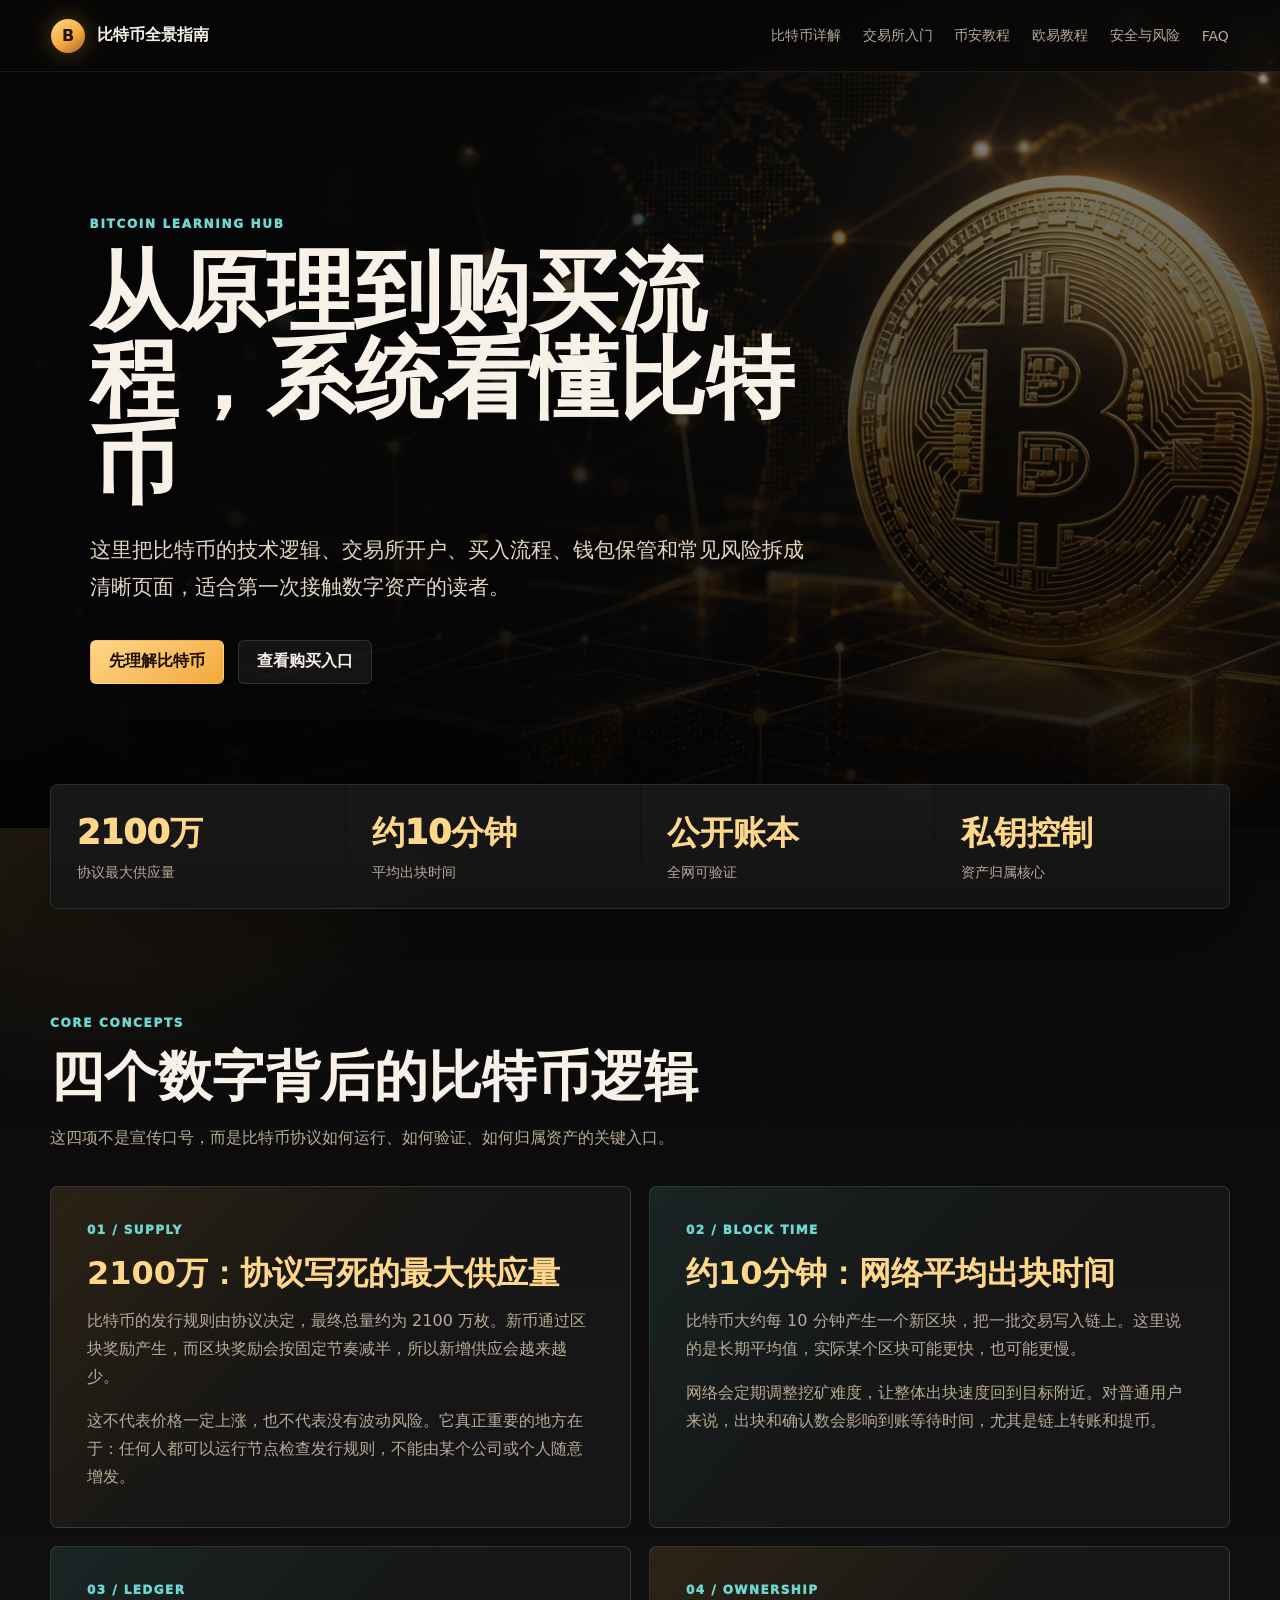
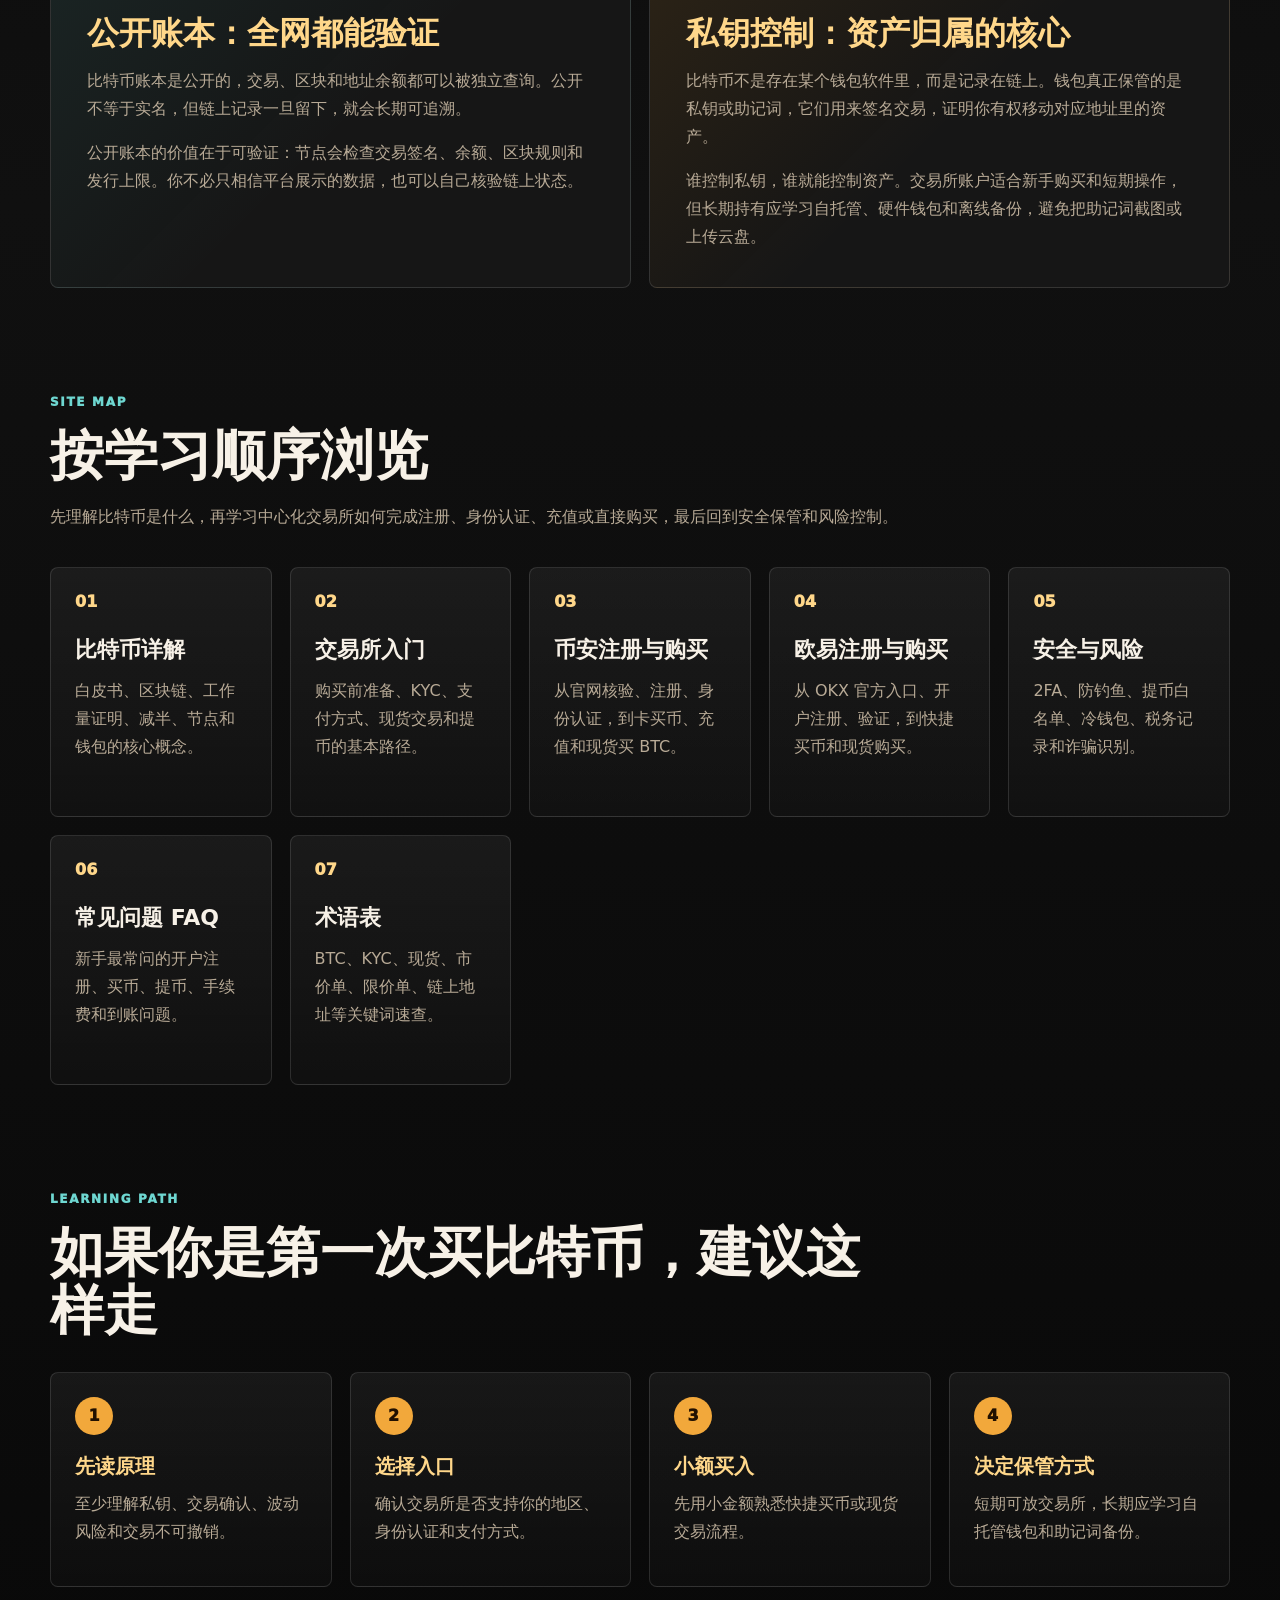
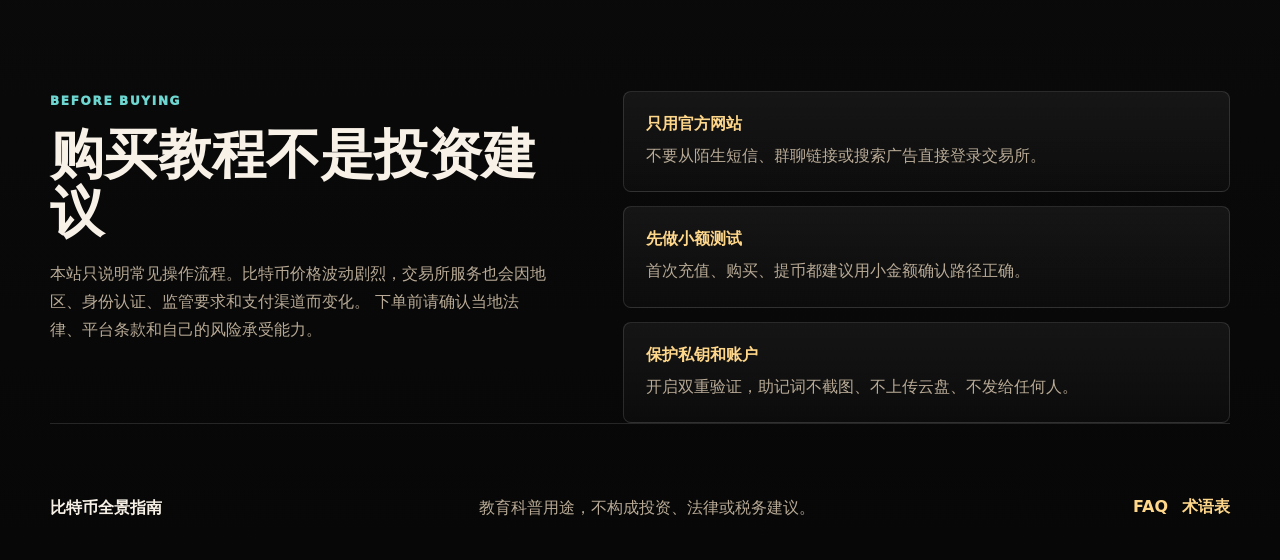
<file: index.html>
<!doctype html>
<html lang="zh-CN">
  <head>
    <meta charset="UTF-8" />
    <meta name="viewport" content="width=device-width, initial-scale=1.0" />
    <title>比特币全景指南</title>
    <meta name="description" content="比特币科普、交易所入门、币安与欧易购买教程，以及钱包安全与风险提醒。" />
    <link rel="stylesheet" href="style.css?v=mobile4" />
  </head>
  <body>
    <header class="site-header">
      <a class="brand" href="index.html"><span class="brand-mark">B</span><span>比特币全景指南</span></a>
      <button class="menu-button" type="button" aria-label="打开导航" aria-expanded="false">☰</button>
      <nav class="nav" aria-label="主要导航">
        <a href="bitcoin.html">比特币详解</a>
        <a href="exchanges.html">交易所入门</a>
        <a href="binance.html">币安教程</a>
        <a href="okx.html">欧易教程</a>
        <a href="security.html">安全与风险</a>
        <a href="faq.html">FAQ</a>
      </nav>
    </header>

    <main id="top">
      <section class="hero">
        <img class="hero-image" src="assets/bitcoin-hero.png" alt="比特币与区块链网络的视觉化横幅" />
        <div class="hero-shade"></div>
        <div class="hero-content">
          <p class="eyebrow">Bitcoin Learning Hub</p>
          <h1>从原理到购买流程，系统看懂比特币</h1>
          <p class="hero-copy">
            这里把比特币的技术逻辑、交易所开户、买入流程、钱包保管和常见风险拆成清晰页面，适合第一次接触数字资产的读者。
          </p>
          <div class="hero-actions">
            <a class="button primary" href="bitcoin.html">先理解比特币</a>
            <a class="button ghost" href="exchanges.html">查看购买入口</a>
          </div>
        </div>
      </section>

      <section class="stats-band" aria-label="比特币核心特征">
        <a href="#supply-cap"><span class="stat-value">2100万</span><span class="stat-label">协议最大供应量</span></a>
        <a href="#block-time"><span class="stat-value">约10分钟</span><span class="stat-label">平均出块时间</span></a>
        <a href="#public-ledger"><span class="stat-value">公开账本</span><span class="stat-label">全网可验证</span></a>
        <a href="#private-key"><span class="stat-value">私钥控制</span><span class="stat-label">资产归属核心</span></a>
      </section>

      <section class="section concept-section" aria-labelledby="concept-title">
        <div class="section-heading wide">
          <p class="eyebrow">Core Concepts</p>
          <h2 id="concept-title">四个数字背后的比特币逻辑</h2>
          <p>这四项不是宣传口号，而是比特币协议如何运行、如何验证、如何归属资产的关键入口。</p>
        </div>
        <div class="concept-grid">
          <article id="supply-cap" class="concept-card">
            <span class="concept-kicker">01 / Supply</span>
            <h3>2100万：协议写死的最大供应量</h3>
            <p>
              比特币的发行规则由协议决定，最终总量约为 2100 万枚。新币通过区块奖励产生，而区块奖励会按固定节奏减半，所以新增供应会越来越少。
            </p>
            <p>
              这不代表价格一定上涨，也不代表没有波动风险。它真正重要的地方在于：任何人都可以运行节点检查发行规则，不能由某个公司或个人随意增发。
            </p>
          </article>
          <article id="block-time" class="concept-card">
            <span class="concept-kicker">02 / Block Time</span>
            <h3>约10分钟：网络平均出块时间</h3>
            <p>
              比特币大约每 10 分钟产生一个新区块，把一批交易写入链上。这里说的是长期平均值，实际某个区块可能更快，也可能更慢。
            </p>
            <p>
              网络会定期调整挖矿难度，让整体出块速度回到目标附近。对普通用户来说，出块和确认数会影响到账等待时间，尤其是链上转账和提币。
            </p>
          </article>
          <article id="public-ledger" class="concept-card">
            <span class="concept-kicker">03 / Ledger</span>
            <h3>公开账本：全网都能验证</h3>
            <p>
              比特币账本是公开的，交易、区块和地址余额都可以被独立查询。公开不等于实名，但链上记录一旦留下，就会长期可追溯。
            </p>
            <p>
              公开账本的价值在于可验证：节点会检查交易签名、余额、区块规则和发行上限。你不必只相信平台展示的数据，也可以自己核验链上状态。
            </p>
          </article>
          <article id="private-key" class="concept-card">
            <span class="concept-kicker">04 / Ownership</span>
            <h3>私钥控制：资产归属的核心</h3>
            <p>
              比特币不是存在某个钱包软件里，而是记录在链上。钱包真正保管的是私钥或助记词，它们用来签名交易，证明你有权移动对应地址里的资产。
            </p>
            <p>
              谁控制私钥，谁就能控制资产。交易所账户适合新手购买和短期操作，但长期持有应学习自托管、硬件钱包和离线备份，避免把助记词截图或上传云盘。
            </p>
          </article>
        </div>
      </section>

      <section class="section">
        <div class="section-heading wide">
          <p class="eyebrow">Site Map</p>
          <h2>按学习顺序浏览</h2>
          <p>先理解比特币是什么，再学习中心化交易所如何完成注册、身份认证、充值或直接购买，最后回到安全保管和风险控制。</p>
        </div>
        <div class="page-grid">
          <a class="page-card" href="bitcoin.html">
            <span>01</span>
            <h3>比特币详解</h3>
            <p>白皮书、区块链、工作量证明、减半、节点和钱包的核心概念。</p>
          </a>
          <a class="page-card" href="exchanges.html">
            <span>02</span>
            <h3>交易所入门</h3>
            <p>购买前准备、KYC、支付方式、现货交易和提币的基本路径。</p>
          </a>
          <a class="page-card" href="binance.html">
            <span>03</span>
            <h3>币安注册与购买</h3>
            <p>从官网核验、注册、身份认证，到卡买币、充值和现货买 BTC。</p>
          </a>
          <a class="page-card" href="okx.html">
            <span>04</span>
            <h3>欧易注册与购买</h3>
            <p>从 OKX 官方入口、开户注册、验证，到快捷买币和现货购买。</p>
          </a>
          <a class="page-card" href="security.html">
            <span>05</span>
            <h3>安全与风险</h3>
            <p>2FA、防钓鱼、提币白名单、冷钱包、税务记录和诈骗识别。</p>
          </a>
          <a class="page-card" href="faq.html">
            <span>06</span>
            <h3>常见问题 FAQ</h3>
            <p>新手最常问的开户注册、买币、提币、手续费和到账问题。</p>
          </a>
          <a class="page-card" href="glossary.html">
            <span>07</span>
            <h3>术语表</h3>
            <p>BTC、KYC、现货、市价单、限价单、链上地址等关键词速查。</p>
          </a>
        </div>
      </section>

      <section class="section learning-path">
        <div class="section-heading wide">
          <p class="eyebrow">Learning Path</p>
          <h2>如果你是第一次买比特币，建议这样走</h2>
        </div>
        <div class="path-steps">
          <div><span>1</span><strong>先读原理</strong><p>至少理解私钥、交易确认、波动风险和交易不可撤销。</p></div>
          <div><span>2</span><strong>选择入口</strong><p>确认交易所是否支持你的地区、身份认证和支付方式。</p></div>
          <div><span>3</span><strong>小额买入</strong><p>先用小金额熟悉快捷买币或现货交易流程。</p></div>
          <div><span>4</span><strong>决定保管方式</strong><p>短期可放交易所，长期应学习自托管钱包和助记词备份。</p></div>
        </div>
      </section>

      <section class="section split-panel">
        <div>
          <p class="eyebrow">Before Buying</p>
          <h2>购买教程不是投资建议</h2>
          <p>
            本站只说明常见操作流程。比特币价格波动剧烈，交易所服务也会因地区、身份认证、监管要求和支付渠道而变化。
            下单前请确认当地法律、平台条款和自己的风险承受能力。
          </p>
        </div>
        <div class="checklist">
          <div><strong>只用官方网站</strong><span>不要从陌生短信、群聊链接或搜索广告直接登录交易所。</span></div>
          <div><strong>先做小额测试</strong><span>首次充值、购买、提币都建议用小金额确认路径正确。</span></div>
          <div><strong>保护私钥和账户</strong><span>开启双重验证，助记词不截图、不上传云盘、不发给任何人。</span></div>
        </div>
      </section>
    </main>

    <footer class="site-footer">
      <p>比特币全景指南</p>
      <span>教育科普用途，不构成投资、法律或税务建议。</span>
      <div class="footer-links"><a href="faq.html">FAQ</a><a href="glossary.html">术语表</a></div>
    </footer>
    <script src="script.js"></script>
  </body>
</html>
</file>
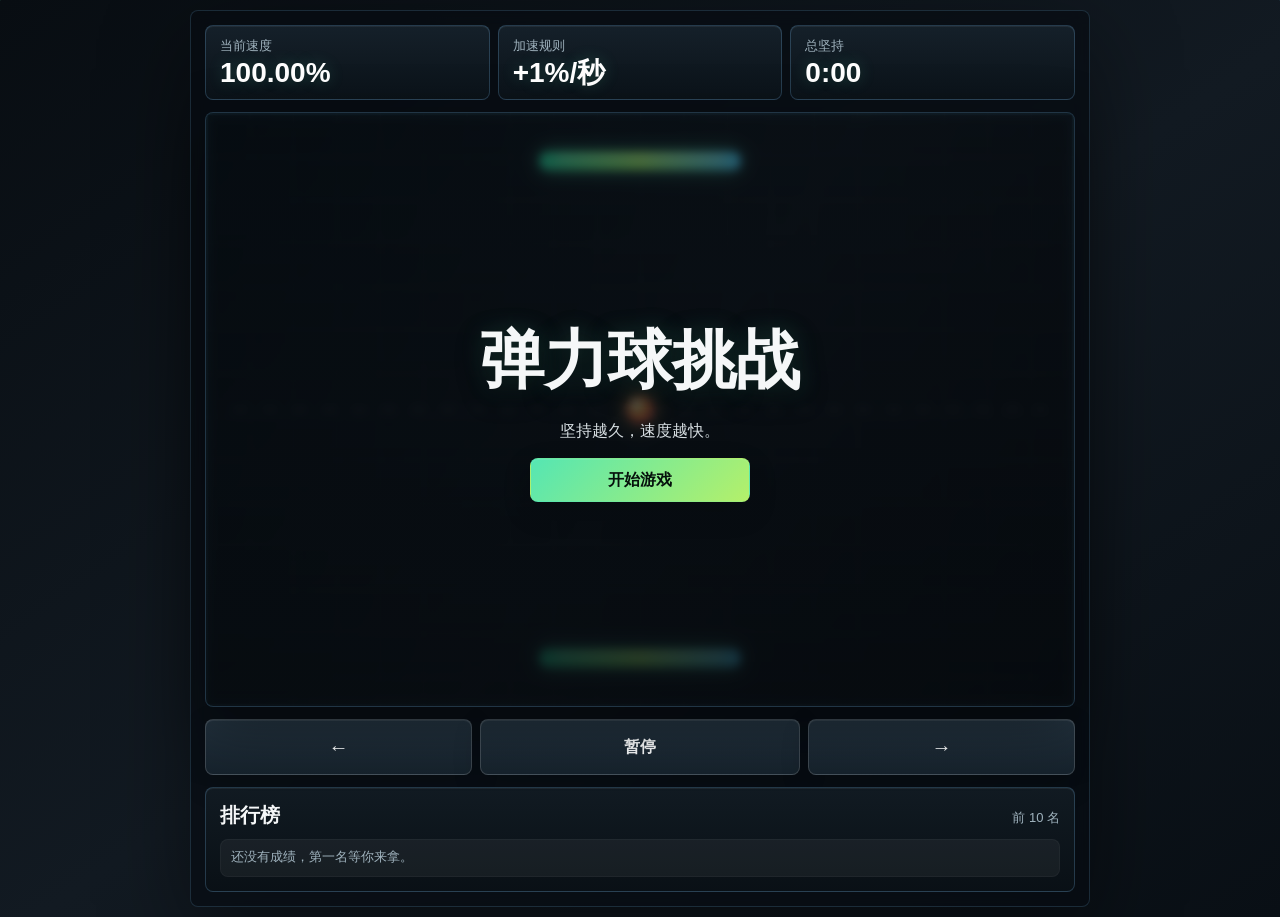
<file: web-bounce-game/index.html>
<!doctype html>
<html lang="zh-CN">
  <head>
    <meta charset="utf-8">
    <meta name="viewport" content="width=device-width, initial-scale=1, viewport-fit=cover, user-scalable=no">
    <title>弹力球挑战</title>
    <link rel="stylesheet" href="style.css">
  </head>
  <body>
    <main class="game-shell">
      <section class="hud" aria-label="游戏状态">
        <div>
          <span class="hud-label">当前速度</span>
          <strong id="speed">100.00%</strong>
        </div>
        <div>
          <span class="hud-label">加速规则</span>
          <strong id="boost">+1%/秒</strong>
        </div>
        <div>
          <span class="hud-label">总坚持</span>
          <strong id="score">0:00</strong>
        </div>
      </section>

      <section class="arena-wrap" aria-label="弹力球游戏区域">
        <canvas id="game" width="760" height="520"></canvas>
        <div class="touch-zones" aria-hidden="true">
          <span>左</span>
          <span>右</span>
        </div>
        <div class="overlay is-visible" id="overlay">
          <h1>弹力球挑战</h1>
          <p id="message">坚持越久，速度越快。</p>
          <form class="name-form" id="name-form" autocomplete="off">
            <label for="winner-name">获胜者名字</label>
            <div>
              <input id="winner-name" name="winner-name" maxlength="14" placeholder="输入名字">
              <button type="submit">保存排名</button>
            </div>
          </form>
          <button id="start" type="button">开始游戏</button>
        </div>
      </section>

      <section class="controls" aria-label="控制按钮">
        <button id="left" type="button" aria-label="向左移动">←</button>
        <button id="pause" type="button">暂停</button>
        <button id="right" type="button" aria-label="向右移动">→</button>
      </section>

      <section class="leaderboard" aria-label="排行榜">
        <div class="leaderboard-head">
          <h2>排行榜</h2>
          <span>前 10 名</span>
        </div>
        <ol id="leaderboard-list"></ol>
      </section>
    </main>

    <script src="game.js"></script>
  </body>
</html>
</file>
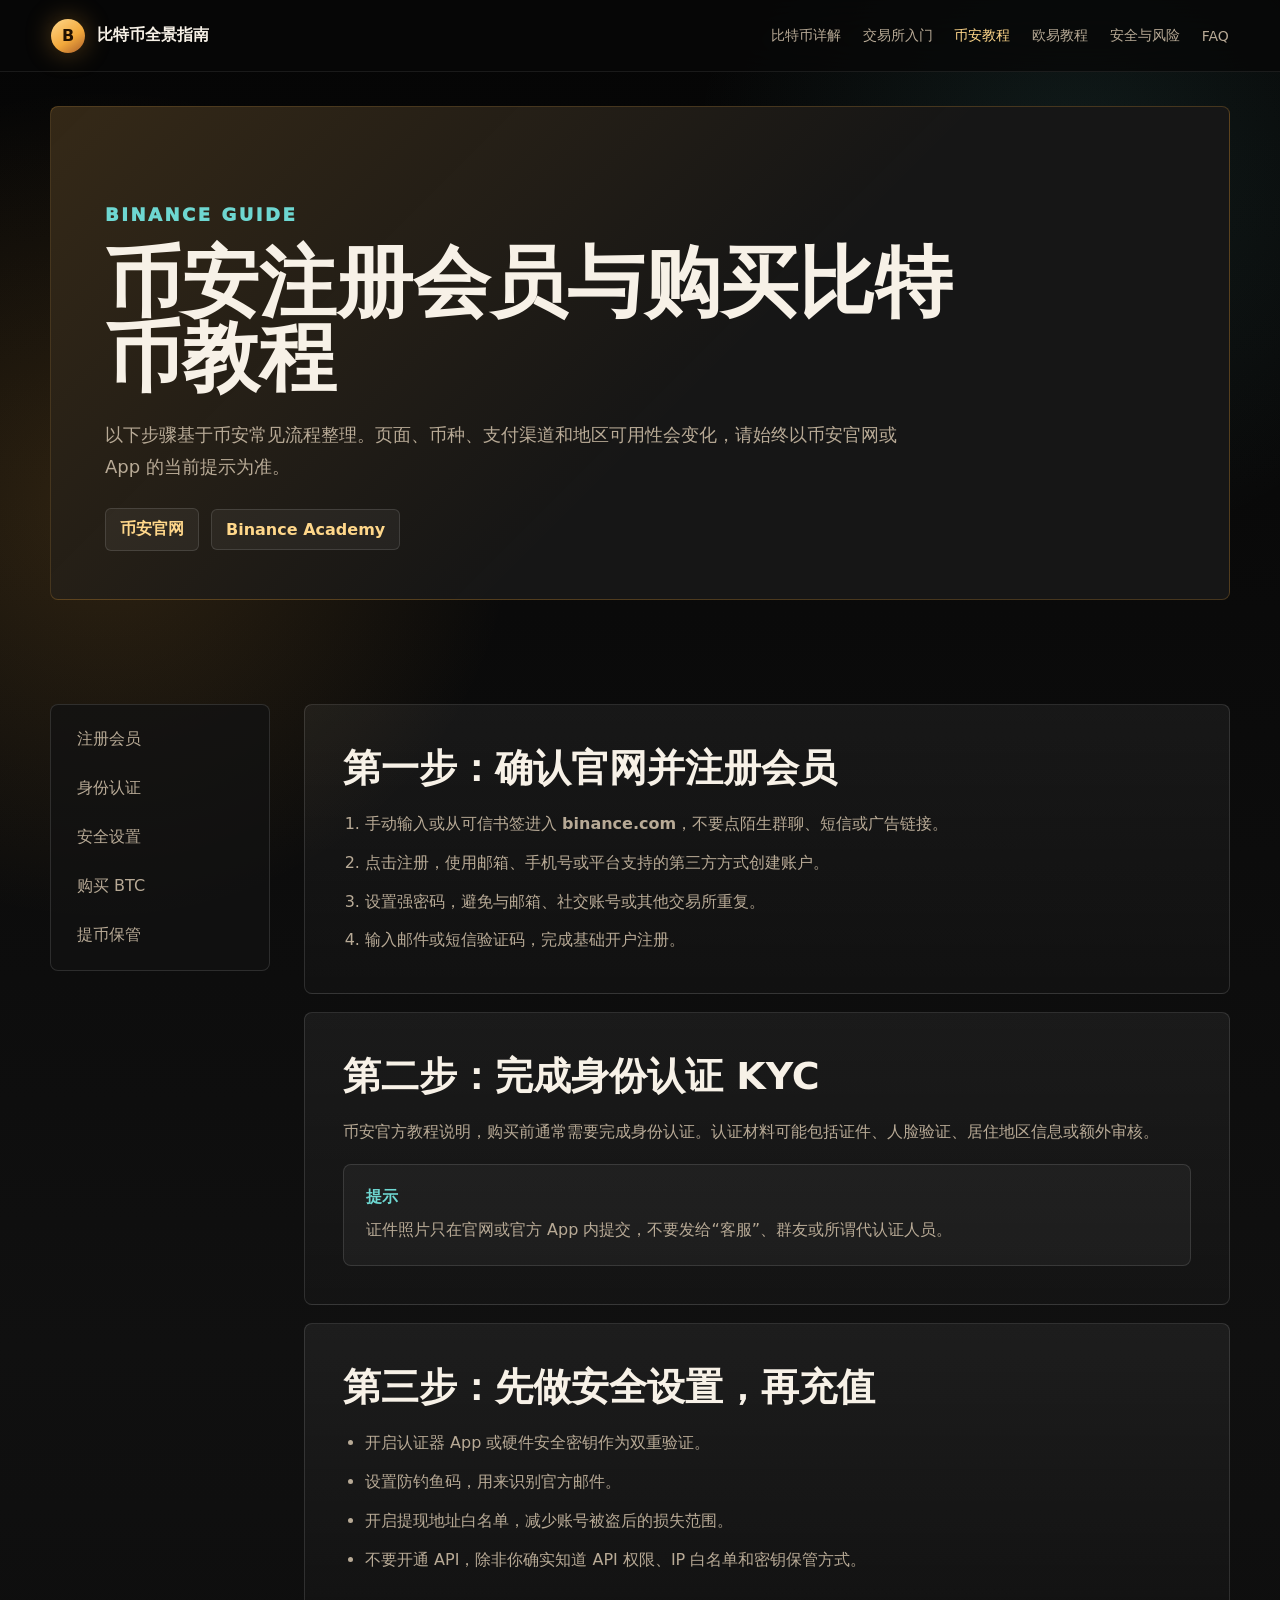
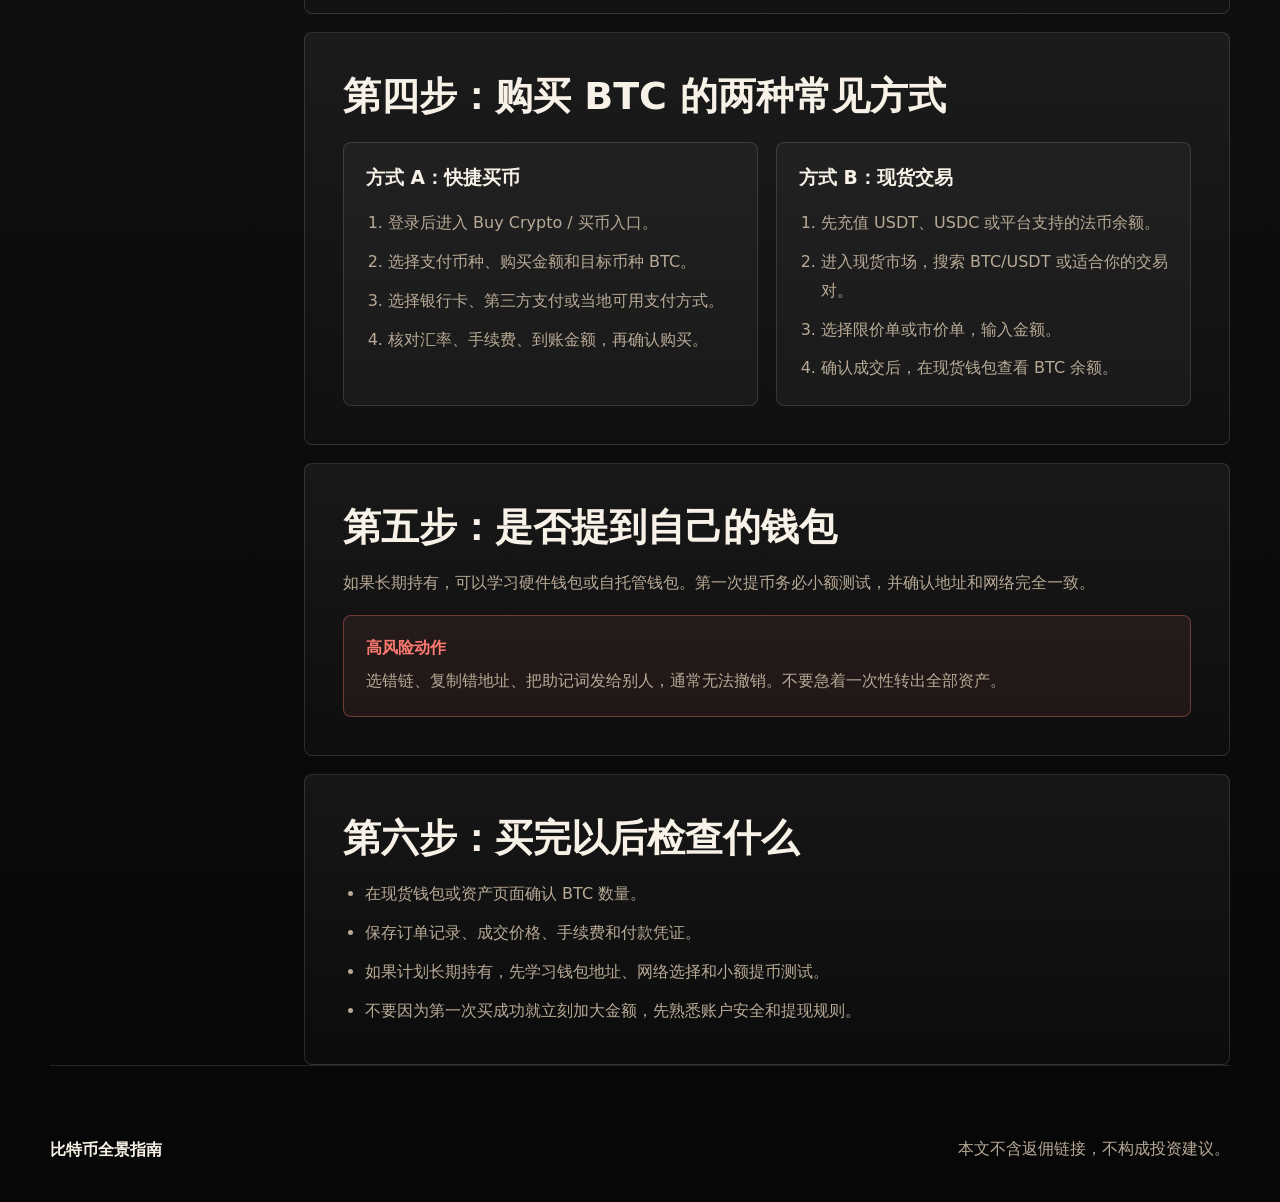
<file: binance.html>
<!doctype html>
<html lang="zh-CN">
  <head>
    <meta charset="UTF-8" />
    <meta name="viewport" content="width=device-width, initial-scale=1.0" />
    <title>币安注册与购买教程 | 比特币全景指南</title>
    <meta name="description" content="币安注册会员、身份认证、账户安全、快捷买币和现货购买 BTC 的新手流程。" />
    <link rel="stylesheet" href="style.css?v=mobile4" />
  </head>
  <body>
    <header class="site-header">
      <a class="brand" href="index.html"><span class="brand-mark">B</span><span>比特币全景指南</span></a>
      <button class="menu-button" type="button" aria-label="打开导航" aria-expanded="false">☰</button>
      <nav class="nav" aria-label="主要导航">
        <a href="bitcoin.html">比特币详解</a>
        <a href="exchanges.html">交易所入门</a>
        <a class="active" href="binance.html">币安教程</a>
        <a href="okx.html">欧易教程</a>
        <a href="security.html">安全与风险</a>
        <a href="faq.html">FAQ</a>
      </nav>
    </header>

    <main class="subpage">
      <section class="page-hero exchange-hero">
        <p class="eyebrow">Binance Guide</p>
        <h1>币安注册会员与购买比特币教程</h1>
        <p>以下步骤基于币安常见流程整理。页面、币种、支付渠道和地区可用性会变化，请始终以币安官网或 App 的当前提示为准。</p>
        <div class="source-links">
          <a href="https://www.binance.com/" target="_blank" rel="noreferrer">币安官网</a>
          <a href="https://academy.binance.com/" target="_blank" rel="noreferrer">Binance Academy</a>
        </div>
      </section>

      <section class="section tutorial-layout">
        <aside class="toc">
          <a href="#register">注册会员</a>
          <a href="#verify">身份认证</a>
          <a href="#secure">安全设置</a>
          <a href="#buy">购买 BTC</a>
          <a href="#withdraw">提币保管</a>
        </aside>
        <div class="article-stack">
          <article id="register" class="article-block">
            <h2>第一步：确认官网并注册会员</h2>
            <ol class="steps">
              <li>手动输入或从可信书签进入 <strong>binance.com</strong>，不要点陌生群聊、短信或广告链接。</li>
              <li>点击注册，使用邮箱、手机号或平台支持的第三方方式创建账户。</li>
              <li>设置强密码，避免与邮箱、社交账号或其他交易所重复。</li>
              <li>输入邮件或短信验证码，完成基础开户注册。</li>
            </ol>
          </article>
          <article id="verify" class="article-block">
            <h2>第二步：完成身份认证 KYC</h2>
            <p>币安官方教程说明，购买前通常需要完成身份认证。认证材料可能包括证件、人脸验证、居住地区信息或额外审核。</p>
            <div class="tip-box"><strong>提示</strong><span>证件照片只在官网或官方 App 内提交，不要发给“客服”、群友或所谓代认证人员。</span></div>
          </article>
          <article id="secure" class="article-block">
            <h2>第三步：先做安全设置，再充值</h2>
            <ul class="bullet-list">
              <li>开启认证器 App 或硬件安全密钥作为双重验证。</li>
              <li>设置防钓鱼码，用来识别官方邮件。</li>
              <li>开启提现地址白名单，减少账号被盗后的损失范围。</li>
              <li>不要开通 API，除非你确实知道 API 权限、IP 白名单和密钥保管方式。</li>
            </ul>
          </article>
          <article id="buy" class="article-block">
            <h2>第四步：购买 BTC 的两种常见方式</h2>
            <div class="method-grid">
              <div>
                <h3>方式 A：快捷买币</h3>
                <ol class="steps">
                  <li>登录后进入 Buy Crypto / 买币入口。</li>
                  <li>选择支付币种、购买金额和目标币种 BTC。</li>
                  <li>选择银行卡、第三方支付或当地可用支付方式。</li>
                  <li>核对汇率、手续费、到账金额，再确认购买。</li>
                </ol>
              </div>
              <div>
                <h3>方式 B：现货交易</h3>
                <ol class="steps">
                  <li>先充值 USDT、USDC 或平台支持的法币余额。</li>
                  <li>进入现货市场，搜索 BTC/USDT 或适合你的交易对。</li>
                  <li>选择限价单或市价单，输入金额。</li>
                  <li>确认成交后，在现货钱包查看 BTC 余额。</li>
                </ol>
              </div>
            </div>
          </article>
          <article id="withdraw" class="article-block">
            <h2>第五步：是否提到自己的钱包</h2>
            <p>如果长期持有，可以学习硬件钱包或自托管钱包。第一次提币务必小额测试，并确认地址和网络完全一致。</p>
            <div class="danger-box"><strong>高风险动作</strong><span>选错链、复制错地址、把助记词发给别人，通常无法撤销。不要急着一次性转出全部资产。</span></div>
          </article>
          <article class="article-block">
            <h2>第六步：买完以后检查什么</h2>
            <ul class="bullet-list">
              <li>在现货钱包或资产页面确认 BTC 数量。</li>
              <li>保存订单记录、成交价格、手续费和付款凭证。</li>
              <li>如果计划长期持有，先学习钱包地址、网络选择和小额提币测试。</li>
              <li>不要因为第一次买成功就立刻加大金额，先熟悉账户安全和提现规则。</li>
            </ul>
          </article>
        </div>
      </section>
    </main>

    <footer class="site-footer"><p>比特币全景指南</p><span>本文不含返佣链接，不构成投资建议。</span></footer>
    <script src="script.js"></script>
  </body>
</html>
</file>
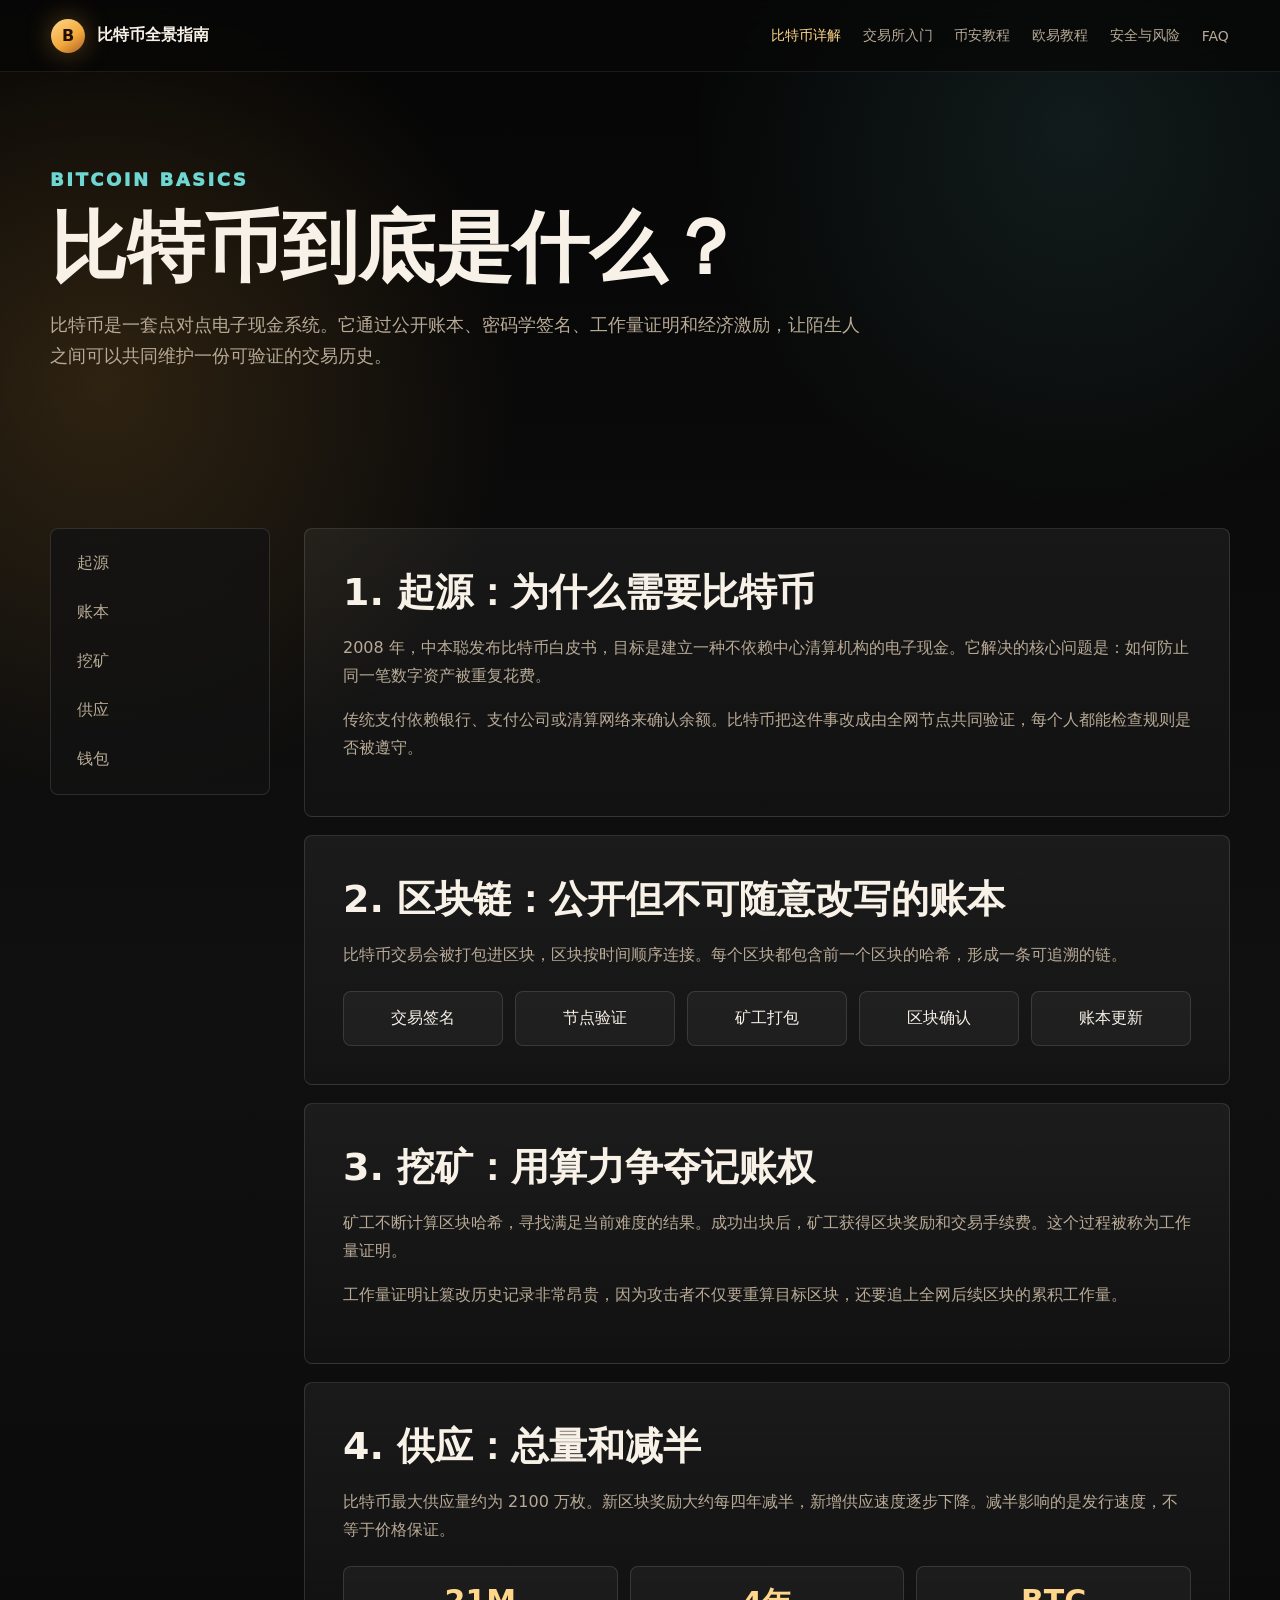
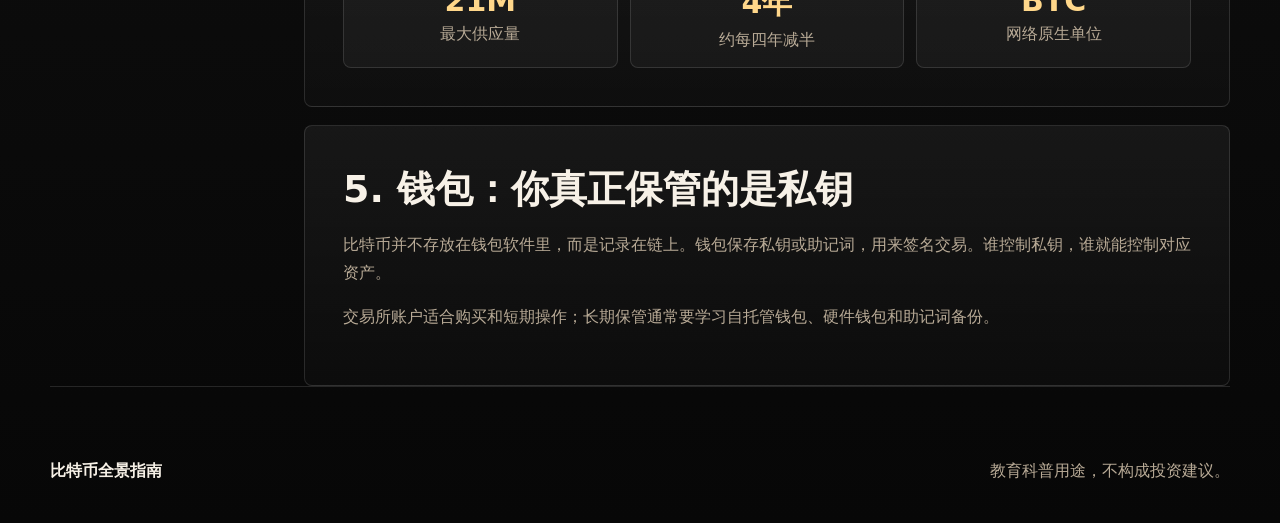
<file: bitcoin.html>
<!doctype html>
<html lang="zh-CN">
  <head>
    <meta charset="UTF-8" />
    <meta name="viewport" content="width=device-width, initial-scale=1.0" />
    <title>比特币详解 | 比特币全景指南</title>
    <meta name="description" content="系统介绍比特币的起源、区块链、工作量证明、减半、钱包和节点。" />
    <link rel="stylesheet" href="style.css?v=mobile4" />
  </head>
  <body>
    <header class="site-header">
      <a class="brand" href="index.html"><span class="brand-mark">B</span><span>比特币全景指南</span></a>
      <button class="menu-button" type="button" aria-label="打开导航" aria-expanded="false">☰</button>
      <nav class="nav" aria-label="主要导航">
        <a class="active" href="bitcoin.html">比特币详解</a>
        <a href="exchanges.html">交易所入门</a>
        <a href="binance.html">币安教程</a>
        <a href="okx.html">欧易教程</a>
        <a href="security.html">安全与风险</a>
        <a href="faq.html">FAQ</a>
      </nav>
    </header>

    <main class="subpage">
      <section class="page-hero">
        <p class="eyebrow">Bitcoin Basics</p>
        <h1>比特币到底是什么？</h1>
        <p>比特币是一套点对点电子现金系统。它通过公开账本、密码学签名、工作量证明和经济激励，让陌生人之间可以共同维护一份可验证的交易历史。</p>
      </section>

      <section class="section content-layout">
        <aside class="toc">
          <a href="#origin">起源</a>
          <a href="#ledger">账本</a>
          <a href="#mining">挖矿</a>
          <a href="#supply">供应</a>
          <a href="#wallet">钱包</a>
        </aside>
        <div class="article-stack">
          <article id="origin" class="article-block">
            <h2>1. 起源：为什么需要比特币</h2>
            <p>2008 年，中本聪发布比特币白皮书，目标是建立一种不依赖中心清算机构的电子现金。它解决的核心问题是：如何防止同一笔数字资产被重复花费。</p>
            <p>传统支付依赖银行、支付公司或清算网络来确认余额。比特币把这件事改成由全网节点共同验证，每个人都能检查规则是否被遵守。</p>
          </article>
          <article id="ledger" class="article-block">
            <h2>2. 区块链：公开但不可随意改写的账本</h2>
            <p>比特币交易会被打包进区块，区块按时间顺序连接。每个区块都包含前一个区块的哈希，形成一条可追溯的链。</p>
            <div class="flow">
              <span>交易签名</span><span>节点验证</span><span>矿工打包</span><span>区块确认</span><span>账本更新</span>
            </div>
          </article>
          <article id="mining" class="article-block">
            <h2>3. 挖矿：用算力争夺记账权</h2>
            <p>矿工不断计算区块哈希，寻找满足当前难度的结果。成功出块后，矿工获得区块奖励和交易手续费。这个过程被称为工作量证明。</p>
            <p>工作量证明让篡改历史记录非常昂贵，因为攻击者不仅要重算目标区块，还要追上全网后续区块的累积工作量。</p>
          </article>
          <article id="supply" class="article-block">
            <h2>4. 供应：总量和减半</h2>
            <p>比特币最大供应量约为 2100 万枚。新区块奖励大约每四年减半，新增供应速度逐步下降。减半影响的是发行速度，不等于价格保证。</p>
            <div class="metric-row">
              <div><strong>21M</strong><span>最大供应量</span></div>
              <div><strong>4年</strong><span>约每四年减半</span></div>
              <div><strong>BTC</strong><span>网络原生单位</span></div>
            </div>
          </article>
          <article id="wallet" class="article-block">
            <h2>5. 钱包：你真正保管的是私钥</h2>
            <p>比特币并不存放在钱包软件里，而是记录在链上。钱包保存私钥或助记词，用来签名交易。谁控制私钥，谁就能控制对应资产。</p>
            <p>交易所账户适合购买和短期操作；长期保管通常要学习自托管钱包、硬件钱包和助记词备份。</p>
          </article>
        </div>
      </section>
    </main>

    <footer class="site-footer"><p>比特币全景指南</p><span>教育科普用途，不构成投资建议。</span></footer>
    <script src="script.js"></script>
  </body>
</html>
</file>
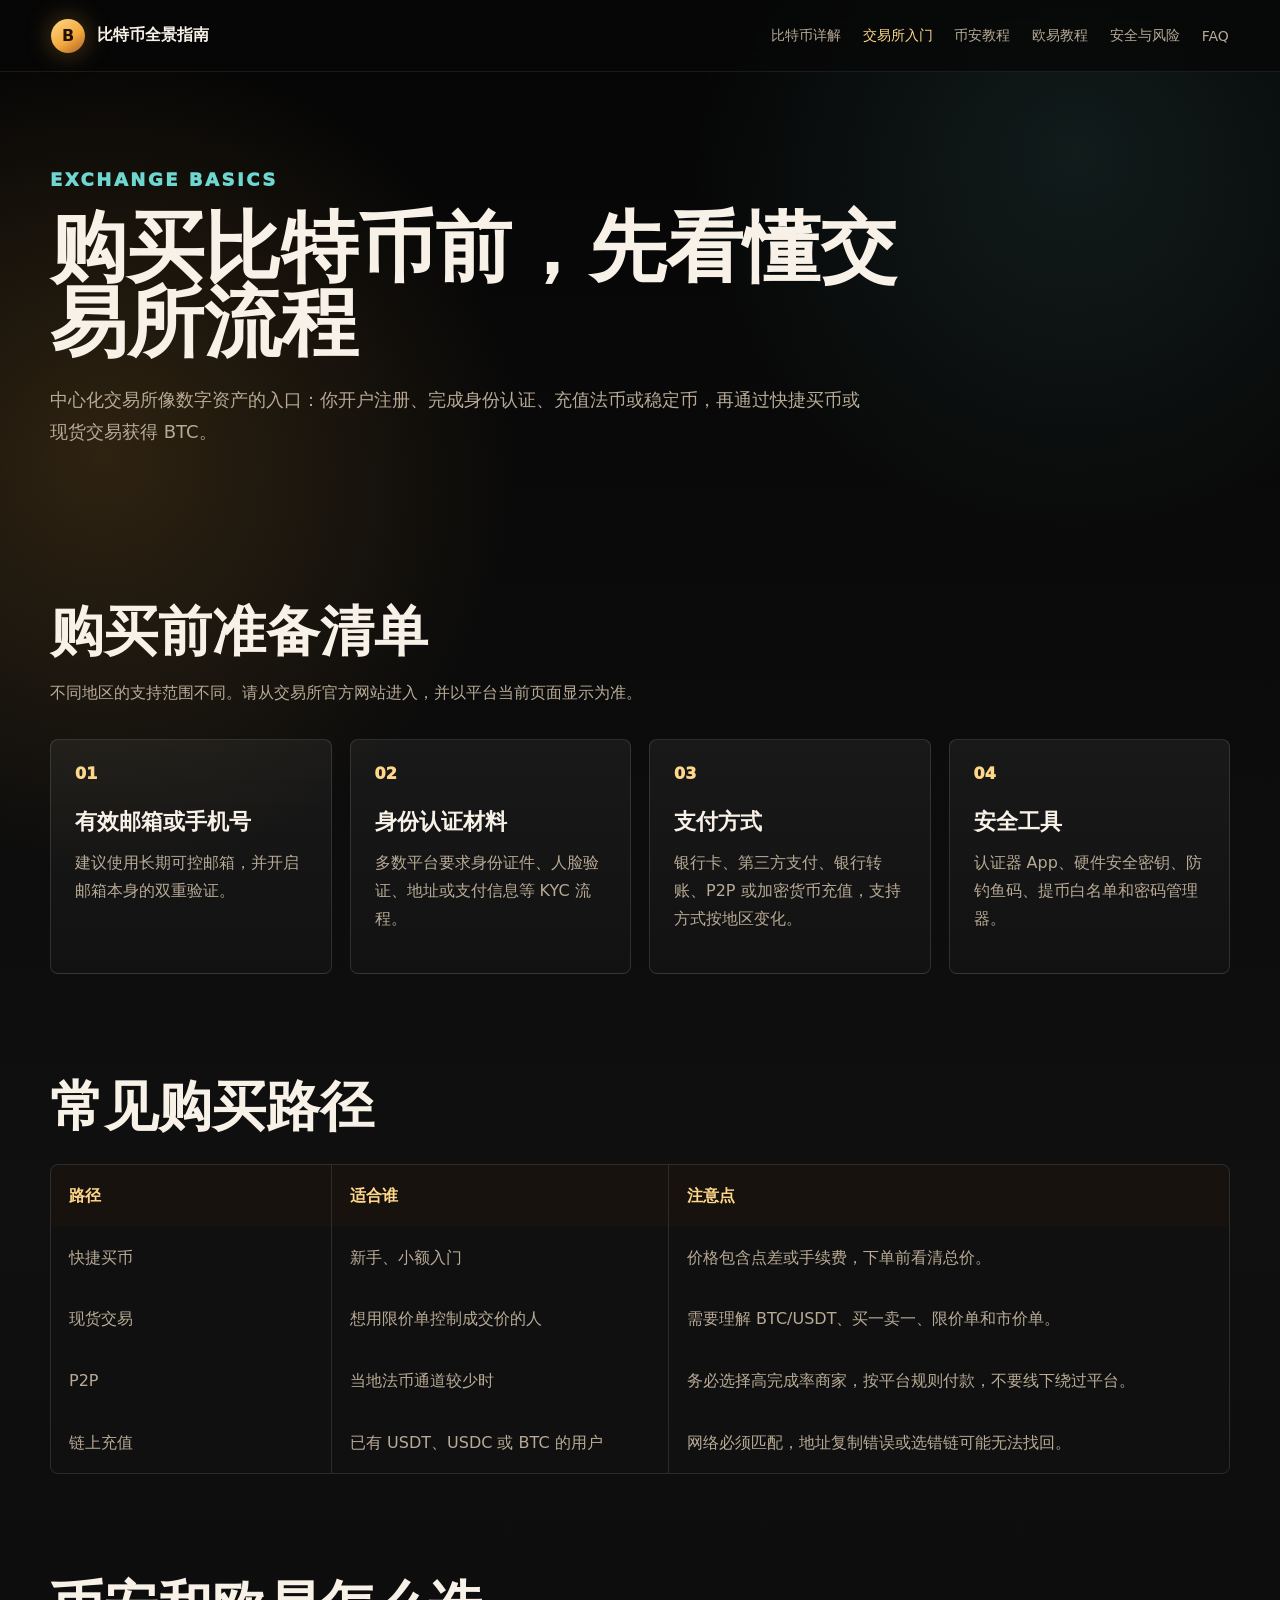
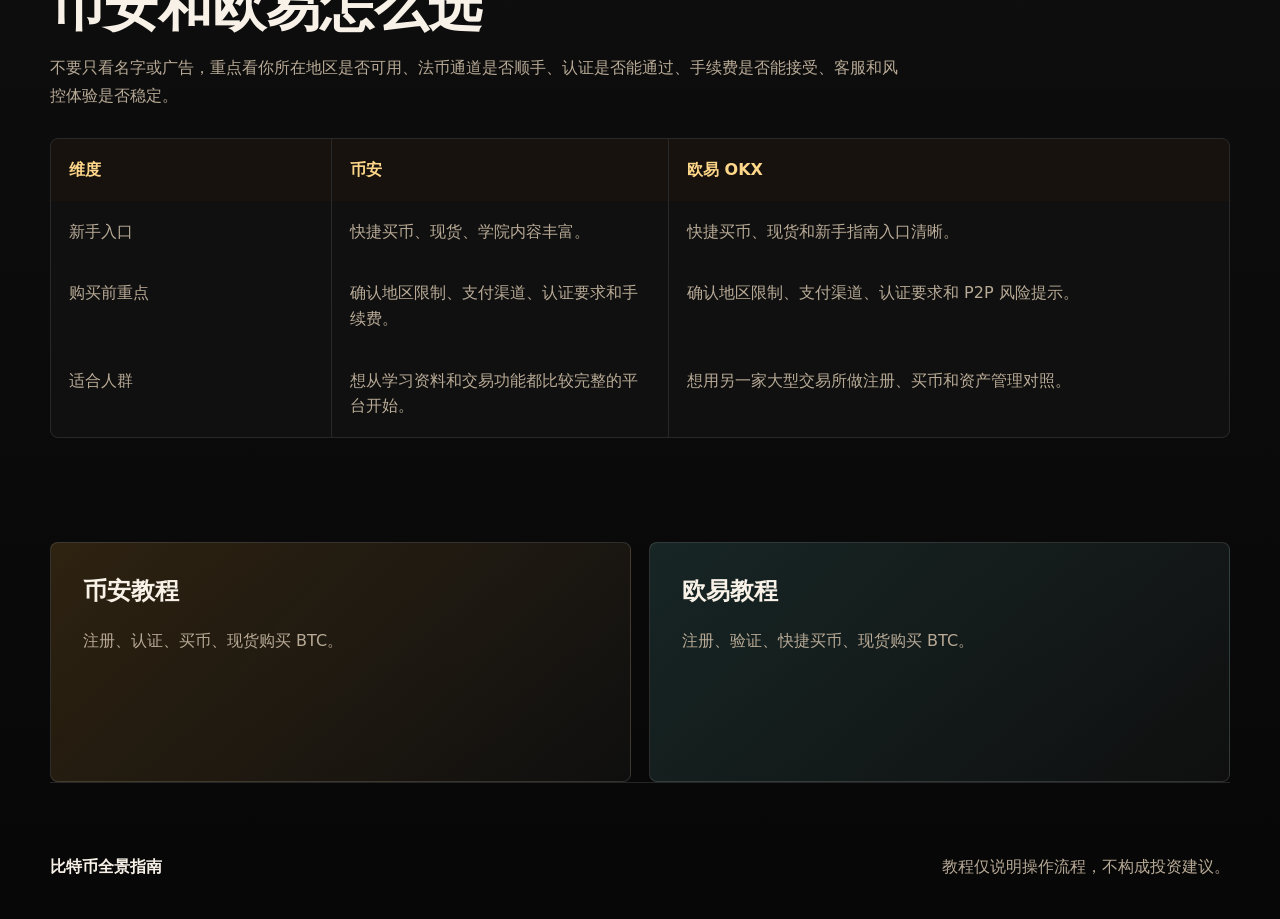
<file: exchanges.html>
<!doctype html>
<html lang="zh-CN">
  <head>
    <meta charset="UTF-8" />
    <meta name="viewport" content="width=device-width, initial-scale=1.0" />
    <title>交易所入门 | 比特币全景指南</title>
    <meta name="description" content="购买比特币前需要理解的交易所、KYC、支付、现货、P2P 和提币基础。" />
    <link rel="stylesheet" href="style.css?v=mobile4" />
  </head>
  <body>
    <header class="site-header">
      <a class="brand" href="index.html"><span class="brand-mark">B</span><span>比特币全景指南</span></a>
      <button class="menu-button" type="button" aria-label="打开导航" aria-expanded="false">☰</button>
      <nav class="nav" aria-label="主要导航">
        <a href="bitcoin.html">比特币详解</a>
        <a class="active" href="exchanges.html">交易所入门</a>
        <a href="binance.html">币安教程</a>
        <a href="okx.html">欧易教程</a>
        <a href="security.html">安全与风险</a>
        <a href="faq.html">FAQ</a>
      </nav>
    </header>

    <main class="subpage">
      <section class="page-hero">
        <p class="eyebrow">Exchange Basics</p>
        <h1>购买比特币前，先看懂交易所流程</h1>
        <p>中心化交易所像数字资产的入口：你开户注册、完成身份认证、充值法币或稳定币，再通过快捷买币或现货交易获得 BTC。</p>
      </section>

      <section class="section">
        <div class="section-heading wide">
          <h2>购买前准备清单</h2>
          <p>不同地区的支持范围不同。请从交易所官方网站进入，并以平台当前页面显示为准。</p>
        </div>
        <div class="prep-grid">
          <article><span>01</span><h3>有效邮箱或手机号</h3><p>建议使用长期可控邮箱，并开启邮箱本身的双重验证。</p></article>
          <article><span>02</span><h3>身份认证材料</h3><p>多数平台要求身份证件、人脸验证、地址或支付信息等 KYC 流程。</p></article>
          <article><span>03</span><h3>支付方式</h3><p>银行卡、第三方支付、银行转账、P2P 或加密货币充值，支持方式按地区变化。</p></article>
          <article><span>04</span><h3>安全工具</h3><p>认证器 App、硬件安全密钥、防钓鱼码、提币白名单和密码管理器。</p></article>
        </div>
      </section>

      <section class="section compare">
        <div class="section-heading wide">
          <h2>常见购买路径</h2>
        </div>
        <div class="compare-table">
          <div class="table-row head"><span>路径</span><span>适合谁</span><span>注意点</span></div>
          <div class="table-row"><span>快捷买币</span><span>新手、小额入门</span><span>价格包含点差或手续费，下单前看清总价。</span></div>
          <div class="table-row"><span>现货交易</span><span>想用限价单控制成交价的人</span><span>需要理解 BTC/USDT、买一卖一、限价单和市价单。</span></div>
          <div class="table-row"><span>P2P</span><span>当地法币通道较少时</span><span>务必选择高完成率商家，按平台规则付款，不要线下绕过平台。</span></div>
          <div class="table-row"><span>链上充值</span><span>已有 USDT、USDC 或 BTC 的用户</span><span>网络必须匹配，地址复制错误或选错链可能无法找回。</span></div>
        </div>
      </section>

      <section class="section">
        <div class="section-heading wide">
          <h2>币安和欧易怎么选</h2>
          <p>不要只看名字或广告，重点看你所在地区是否可用、法币通道是否顺手、认证是否能通过、手续费是否能接受、客服和风控体验是否稳定。</p>
        </div>
        <div class="compare-table">
          <div class="table-row head"><span>维度</span><span>币安</span><span>欧易 OKX</span></div>
          <div class="table-row"><span>新手入口</span><span>快捷买币、现货、学院内容丰富。</span><span>快捷买币、现货和新手指南入口清晰。</span></div>
          <div class="table-row"><span>购买前重点</span><span>确认地区限制、支付渠道、认证要求和手续费。</span><span>确认地区限制、支付渠道、认证要求和 P2P 风险提示。</span></div>
          <div class="table-row"><span>适合人群</span><span>想从学习资料和交易功能都比较完整的平台开始。</span><span>想用另一家大型交易所做注册、买币和资产管理对照。</span></div>
        </div>
      </section>

      <section class="section route-cards">
        <a class="route-card binance" href="binance.html"><h2>币安教程</h2><p>注册、认证、买币、现货购买 BTC。</p></a>
        <a class="route-card okx" href="okx.html"><h2>欧易教程</h2><p>注册、验证、快捷买币、现货购买 BTC。</p></a>
      </section>
    </main>

    <footer class="site-footer"><p>比特币全景指南</p><span>教程仅说明操作流程，不构成投资建议。</span></footer>
    <script src="script.js"></script>
  </body>
</html>
</file>
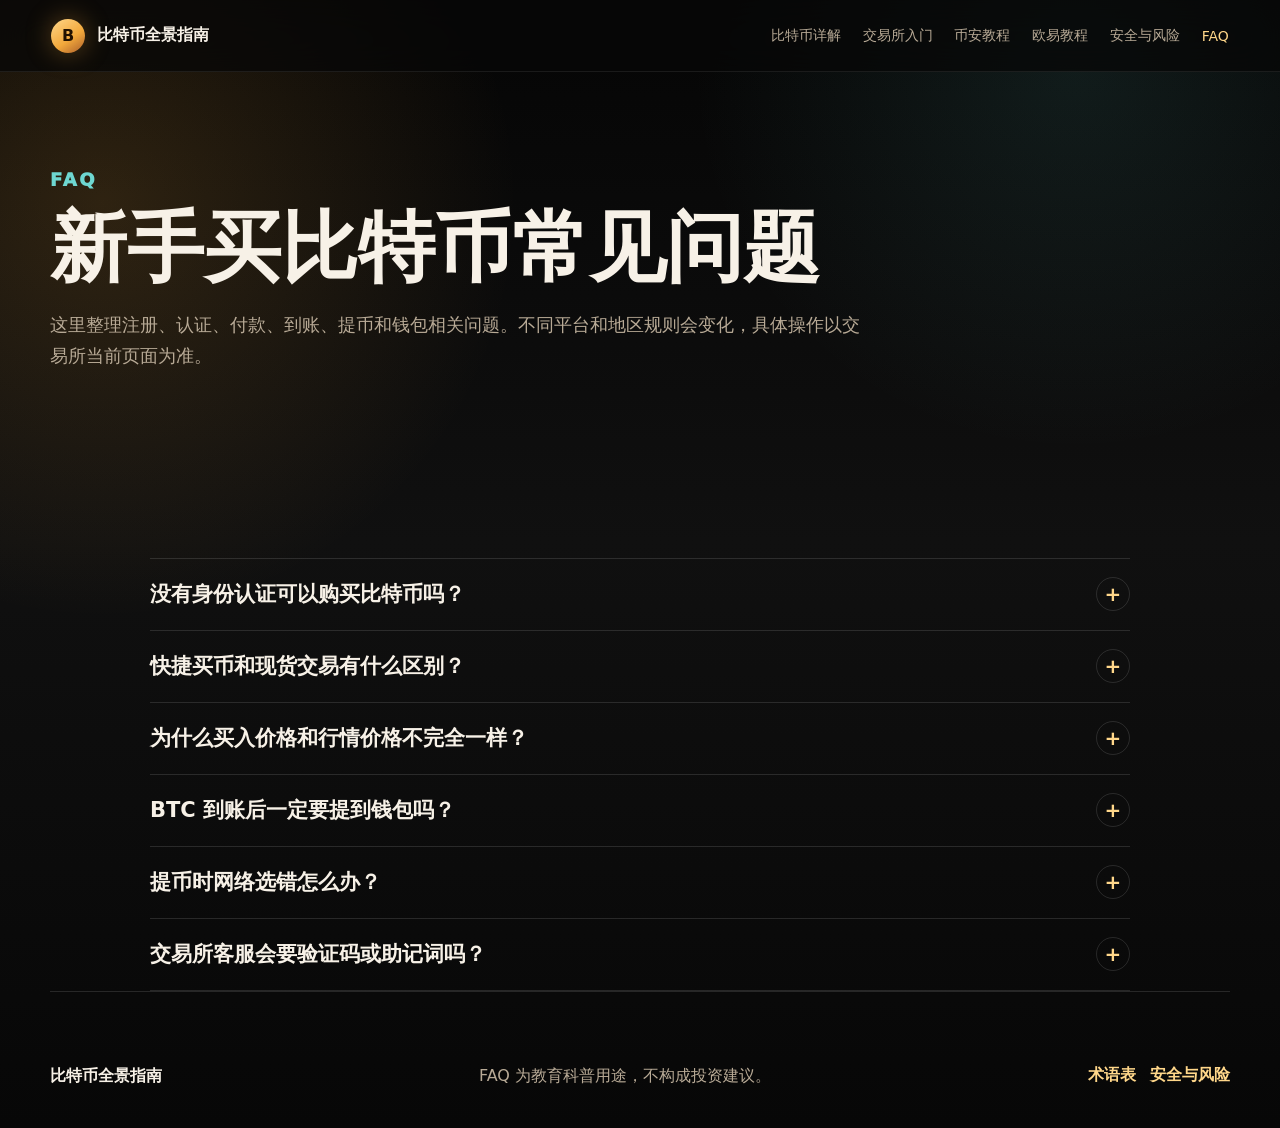
<file: faq.html>
<!doctype html>
<html lang="zh-CN">
  <head>
    <meta charset="UTF-8" />
    <meta name="viewport" content="width=device-width, initial-scale=1.0" />
    <title>常见问题 FAQ | 比特币全景指南</title>
    <meta name="description" content="比特币购买、注册交易所、身份认证、到账、提币、手续费和钱包保管常见问题。" />
    <link rel="stylesheet" href="style.css?v=mobile4" />
  </head>
  <body>
    <header class="site-header">
      <a class="brand" href="index.html"><span class="brand-mark">B</span><span>比特币全景指南</span></a>
      <button class="menu-button" type="button" aria-label="打开导航" aria-expanded="false">☰</button>
      <nav class="nav" aria-label="主要导航">
        <a href="bitcoin.html">比特币详解</a>
        <a href="exchanges.html">交易所入门</a>
        <a href="binance.html">币安教程</a>
        <a href="okx.html">欧易教程</a>
        <a href="security.html">安全与风险</a>
        <a class="active" href="faq.html">FAQ</a>
      </nav>
    </header>

    <main class="subpage">
      <section class="page-hero">
        <p class="eyebrow">FAQ</p>
        <h1>新手买比特币常见问题</h1>
        <p>这里整理注册、认证、付款、到账、提币和钱包相关问题。不同平台和地区规则会变化，具体操作以交易所当前页面为准。</p>
      </section>

      <section class="section faq-layout">
        <div class="accordion">
          <button class="accordion-item" aria-expanded="false"><span>没有身份认证可以购买比特币吗？</span><small>+</small></button>
          <div class="accordion-panel"><p>多数大型中心化交易所会要求完成身份认证后才能买币、充值或提币。认证要求会按地区、金额和产品变化。</p></div>

          <button class="accordion-item" aria-expanded="false"><span>快捷买币和现货交易有什么区别？</span><small>+</small></button>
          <div class="accordion-panel"><p>快捷买币更像一键兑换，适合新手，但价格可能包含点差。现货交易可以使用市价单或限价单，更灵活，但需要理解交易对和订单类型。</p></div>

          <button class="accordion-item" aria-expanded="false"><span>为什么买入价格和行情价格不完全一样？</span><small>+</small></button>
          <div class="accordion-panel"><p>可能包含平台点差、手续费、支付渠道费用、流动性变化或价格波动。确认下单前要看最终到账数量和总支付金额。</p></div>

          <button class="accordion-item" aria-expanded="false"><span>BTC 到账后一定要提到钱包吗？</span><small>+</small></button>
          <div class="accordion-panel"><p>不一定。小额学习和短期交易可以先留在交易所，但长期或大额持有应学习自托管钱包。自托管更独立，也意味着你要自己承担私钥保管责任。</p></div>

          <button class="accordion-item" aria-expanded="false"><span>提币时网络选错怎么办？</span><small>+</small></button>
          <div class="accordion-panel"><p>选错网络可能导致资产无法到账，甚至无法找回。第一次提币先小额测试，确认接收方支持同一条网络，并核对地址来源。</p></div>

          <button class="accordion-item" aria-expanded="false"><span>交易所客服会要验证码或助记词吗？</span><small>+</small></button>
          <div class="accordion-panel"><p>不会。任何索要验证码、密码、助记词、屏幕共享或要求你转账解冻账户的人，都应视为高风险。</p></div>
        </div>
      </section>
    </main>

    <footer class="site-footer">
      <p>比特币全景指南</p>
      <span>FAQ 为教育科普用途，不构成投资建议。</span>
      <div class="footer-links"><a href="glossary.html">术语表</a><a href="security.html">安全与风险</a></div>
    </footer>
    <script src="script.js"></script>
  </body>
</html>
</file>
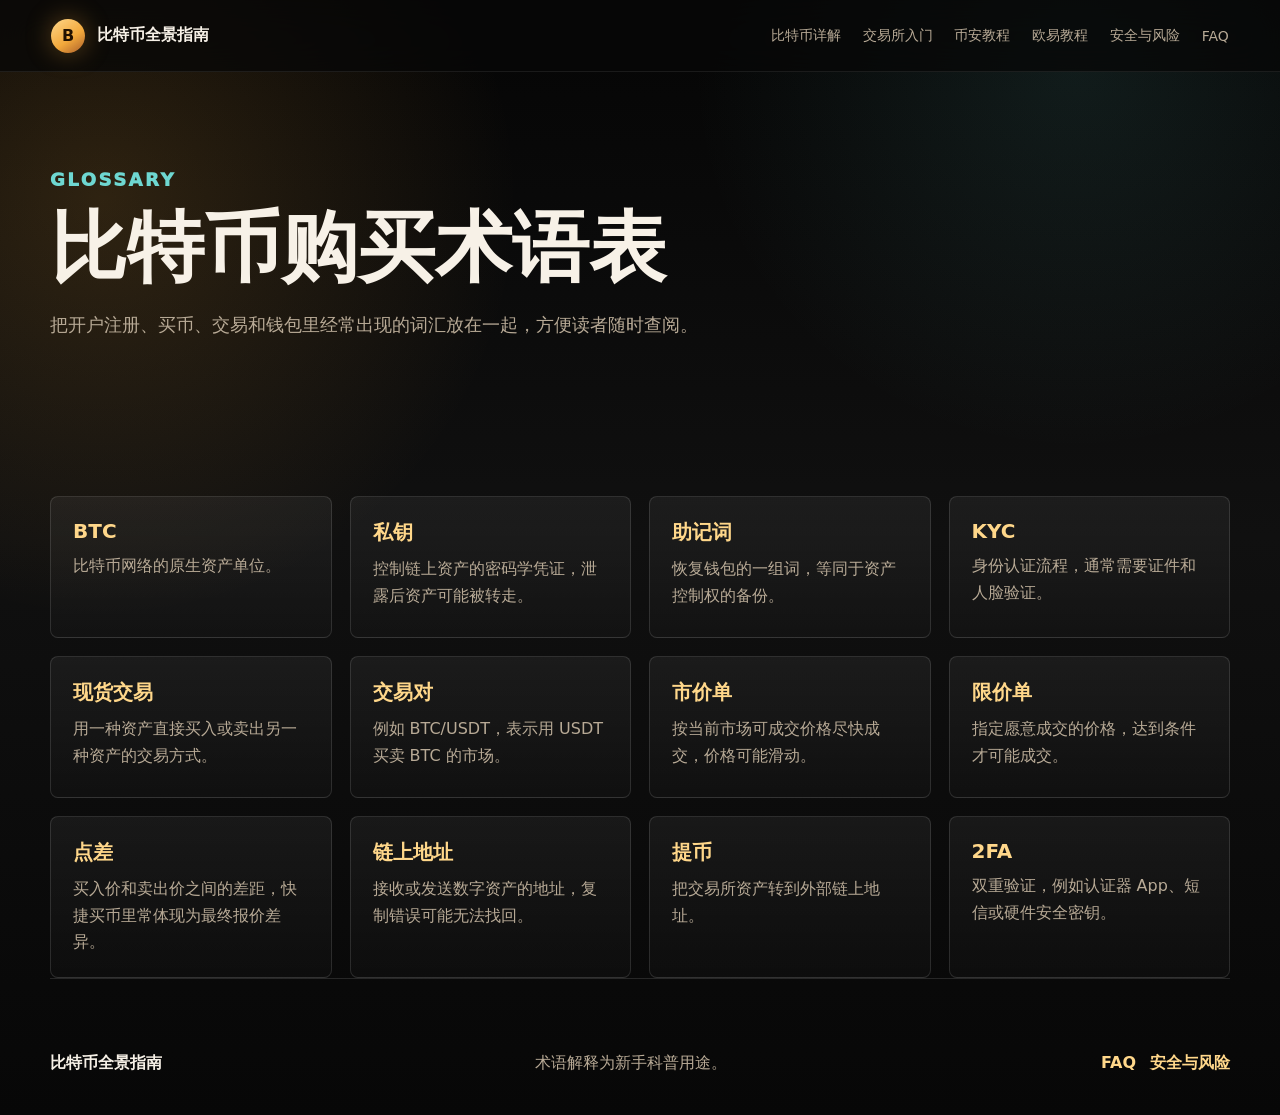
<file: glossary.html>
<!doctype html>
<html lang="zh-CN">
  <head>
    <meta charset="UTF-8" />
    <meta name="viewport" content="width=device-width, initial-scale=1.0" />
    <title>术语表 | 比特币全景指南</title>
    <meta name="description" content="BTC、私钥、助记词、KYC、现货、市价单、限价单、链上地址等比特币购买术语解释。" />
    <link rel="stylesheet" href="style.css?v=mobile4" />
  </head>
  <body>
    <header class="site-header">
      <a class="brand" href="index.html"><span class="brand-mark">B</span><span>比特币全景指南</span></a>
      <button class="menu-button" type="button" aria-label="打开导航" aria-expanded="false">☰</button>
      <nav class="nav" aria-label="主要导航">
        <a href="bitcoin.html">比特币详解</a>
        <a href="exchanges.html">交易所入门</a>
        <a href="binance.html">币安教程</a>
        <a href="okx.html">欧易教程</a>
        <a href="security.html">安全与风险</a>
        <a href="faq.html">FAQ</a>
      </nav>
    </header>

    <main class="subpage">
      <section class="page-hero">
        <p class="eyebrow">Glossary</p>
        <h1>比特币购买术语表</h1>
        <p>把开户注册、买币、交易和钱包里经常出现的词汇放在一起，方便读者随时查阅。</p>
      </section>

      <section class="section">
        <div class="glossary-grid">
          <div><strong>BTC</strong><span>比特币网络的原生资产单位。</span></div>
          <div><strong>私钥</strong><span>控制链上资产的密码学凭证，泄露后资产可能被转走。</span></div>
          <div><strong>助记词</strong><span>恢复钱包的一组词，等同于资产控制权的备份。</span></div>
          <div><strong>KYC</strong><span>身份认证流程，通常需要证件和人脸验证。</span></div>
          <div><strong>现货交易</strong><span>用一种资产直接买入或卖出另一种资产的交易方式。</span></div>
          <div><strong>交易对</strong><span>例如 BTC/USDT，表示用 USDT 买卖 BTC 的市场。</span></div>
          <div><strong>市价单</strong><span>按当前市场可成交价格尽快成交，价格可能滑动。</span></div>
          <div><strong>限价单</strong><span>指定愿意成交的价格，达到条件才可能成交。</span></div>
          <div><strong>点差</strong><span>买入价和卖出价之间的差距，快捷买币里常体现为最终报价差异。</span></div>
          <div><strong>链上地址</strong><span>接收或发送数字资产的地址，复制错误可能无法找回。</span></div>
          <div><strong>提币</strong><span>把交易所资产转到外部链上地址。</span></div>
          <div><strong>2FA</strong><span>双重验证，例如认证器 App、短信或硬件安全密钥。</span></div>
        </div>
      </section>
    </main>

    <footer class="site-footer">
      <p>比特币全景指南</p>
      <span>术语解释为新手科普用途。</span>
      <div class="footer-links"><a href="faq.html">FAQ</a><a href="security.html">安全与风险</a></div>
    </footer>
    <script src="script.js"></script>
  </body>
</html>
</file>
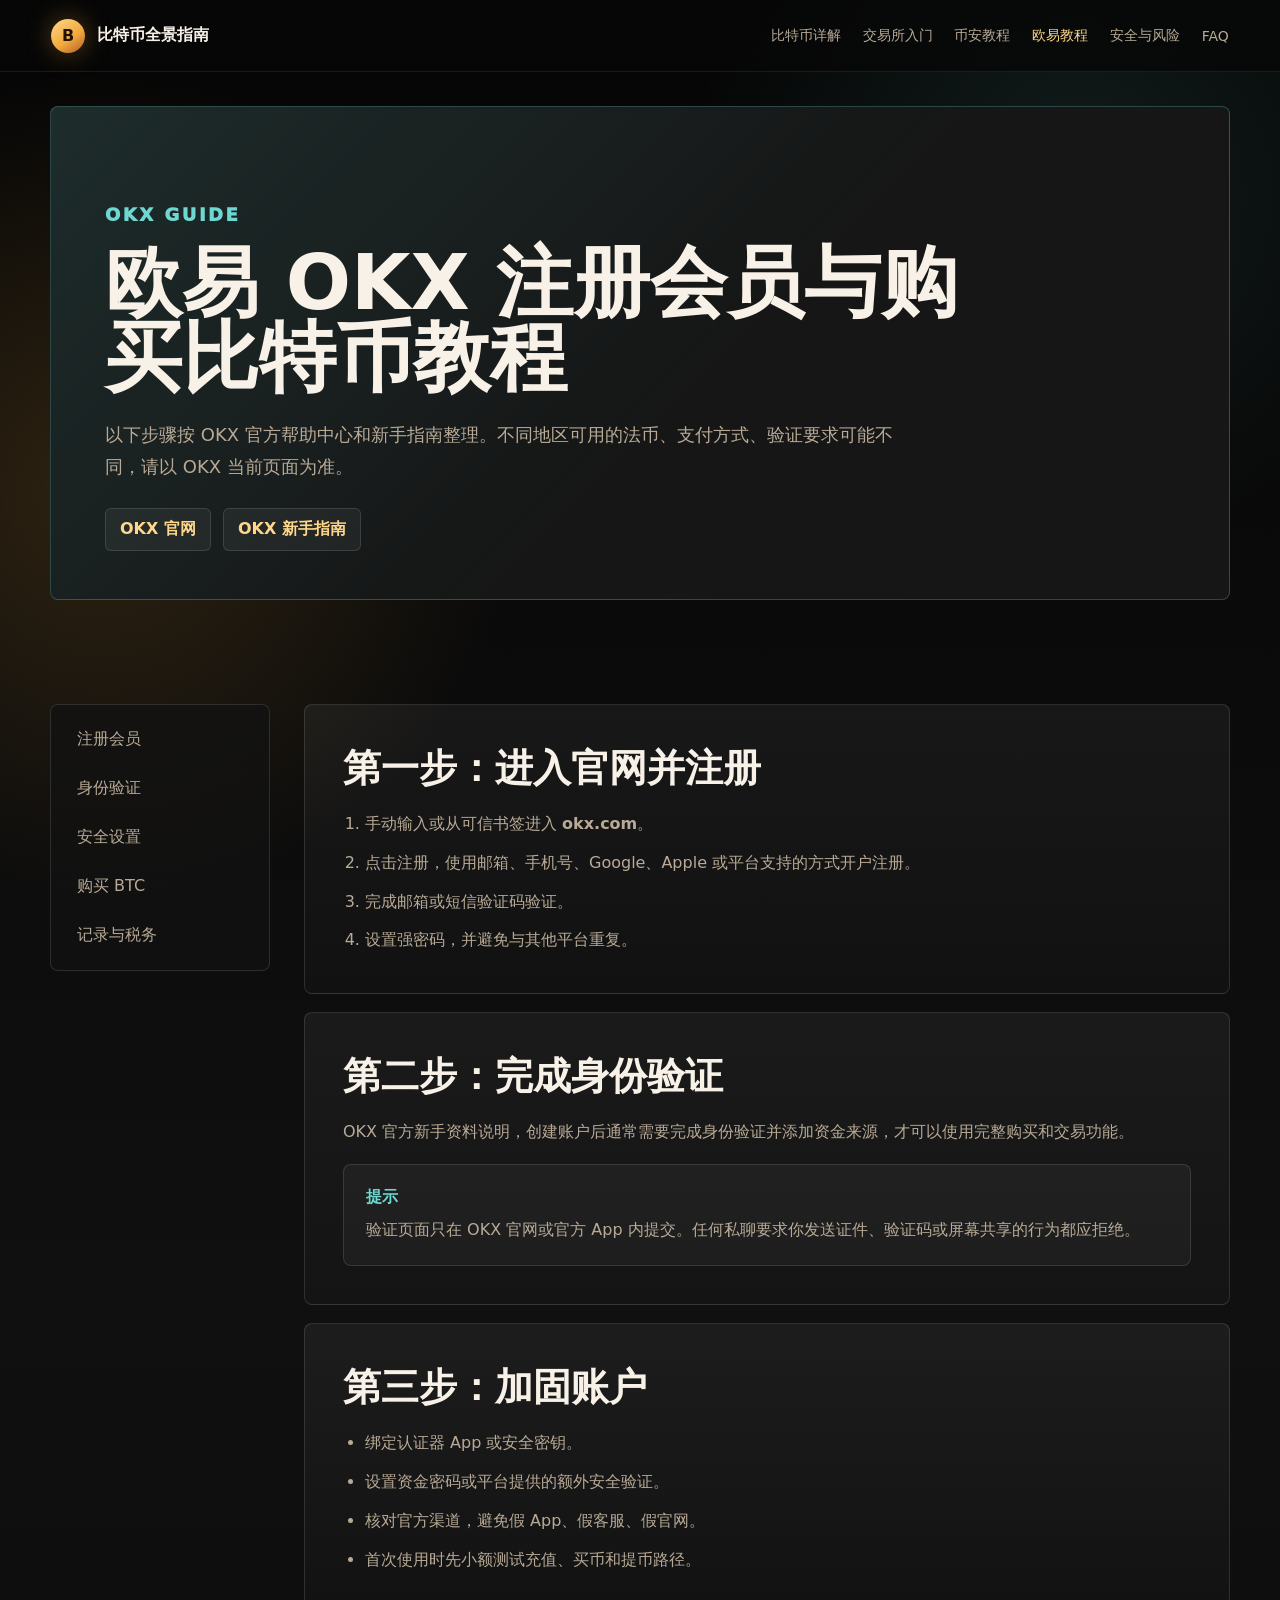
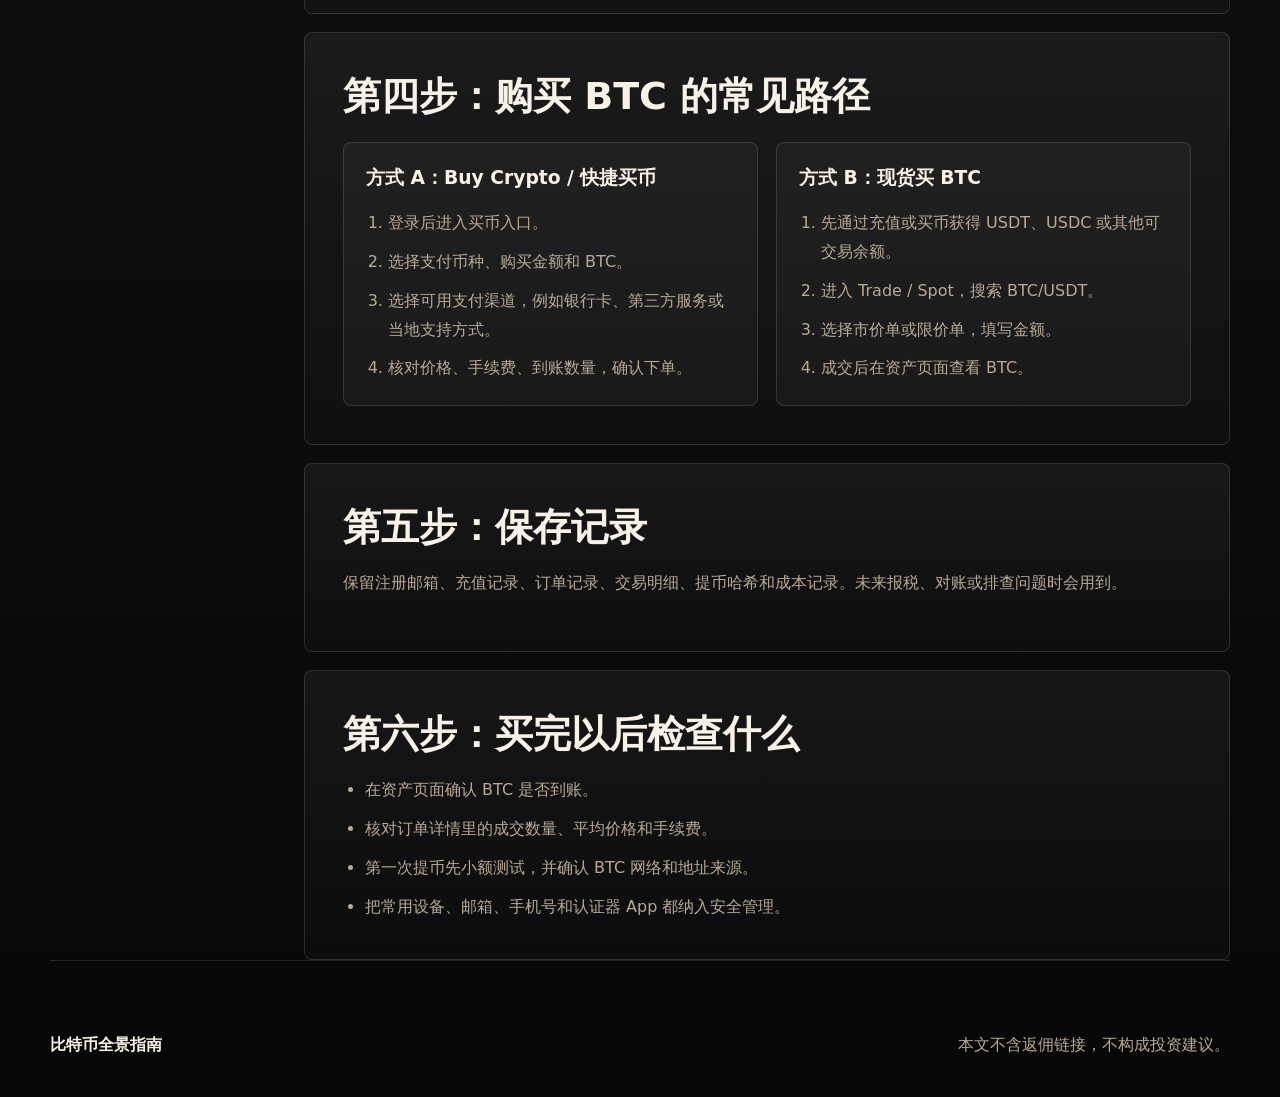
<file: okx.html>
<!doctype html>
<html lang="zh-CN">
  <head>
    <meta charset="UTF-8" />
    <meta name="viewport" content="width=device-width, initial-scale=1.0" />
    <title>欧易注册与购买教程 | 比特币全景指南</title>
    <meta name="description" content="OKX 欧易注册会员、身份验证、账户安全、快捷买币和现货购买 BTC 的新手流程。" />
    <link rel="stylesheet" href="style.css?v=mobile4" />
  </head>
  <body>
    <header class="site-header">
      <a class="brand" href="index.html"><span class="brand-mark">B</span><span>比特币全景指南</span></a>
      <button class="menu-button" type="button" aria-label="打开导航" aria-expanded="false">☰</button>
      <nav class="nav" aria-label="主要导航">
        <a href="bitcoin.html">比特币详解</a>
        <a href="exchanges.html">交易所入门</a>
        <a href="binance.html">币安教程</a>
        <a class="active" href="okx.html">欧易教程</a>
        <a href="security.html">安全与风险</a>
        <a href="faq.html">FAQ</a>
      </nav>
    </header>

    <main class="subpage">
      <section class="page-hero exchange-hero okx-tone">
        <p class="eyebrow">OKX Guide</p>
        <h1>欧易 OKX 注册会员与购买比特币教程</h1>
        <p>以下步骤按 OKX 官方帮助中心和新手指南整理。不同地区可用的法币、支付方式、验证要求可能不同，请以 OKX 当前页面为准。</p>
        <div class="source-links">
          <a href="https://www.okx.com/" target="_blank" rel="noreferrer">OKX 官网</a>
          <a href="https://www.okx.com/en-us/help/okx-beginners-guide" target="_blank" rel="noreferrer">OKX 新手指南</a>
        </div>
      </section>

      <section class="section tutorial-layout">
        <aside class="toc">
          <a href="#register">注册会员</a>
          <a href="#verify">身份验证</a>
          <a href="#secure">安全设置</a>
          <a href="#buy">购买 BTC</a>
          <a href="#records">记录与税务</a>
        </aside>
        <div class="article-stack">
          <article id="register" class="article-block">
            <h2>第一步：进入官网并注册</h2>
            <ol class="steps">
              <li>手动输入或从可信书签进入 <strong>okx.com</strong>。</li>
              <li>点击注册，使用邮箱、手机号、Google、Apple 或平台支持的方式开户注册。</li>
              <li>完成邮箱或短信验证码验证。</li>
              <li>设置强密码，并避免与其他平台重复。</li>
            </ol>
          </article>
          <article id="verify" class="article-block">
            <h2>第二步：完成身份验证</h2>
            <p>OKX 官方新手资料说明，创建账户后通常需要完成身份验证并添加资金来源，才可以使用完整购买和交易功能。</p>
            <div class="tip-box"><strong>提示</strong><span>验证页面只在 OKX 官网或官方 App 内提交。任何私聊要求你发送证件、验证码或屏幕共享的行为都应拒绝。</span></div>
          </article>
          <article id="secure" class="article-block">
            <h2>第三步：加固账户</h2>
            <ul class="bullet-list">
              <li>绑定认证器 App 或安全密钥。</li>
              <li>设置资金密码或平台提供的额外安全验证。</li>
              <li>核对官方渠道，避免假 App、假客服、假官网。</li>
              <li>首次使用时先小额测试充值、买币和提币路径。</li>
            </ul>
          </article>
          <article id="buy" class="article-block">
            <h2>第四步：购买 BTC 的常见路径</h2>
            <div class="method-grid">
              <div>
                <h3>方式 A：Buy Crypto / 快捷买币</h3>
                <ol class="steps">
                  <li>登录后进入买币入口。</li>
                  <li>选择支付币种、购买金额和 BTC。</li>
                  <li>选择可用支付渠道，例如银行卡、第三方服务或当地支持方式。</li>
                  <li>核对价格、手续费、到账数量，确认下单。</li>
                </ol>
              </div>
              <div>
                <h3>方式 B：现货买 BTC</h3>
                <ol class="steps">
                  <li>先通过充值或买币获得 USDT、USDC 或其他可交易余额。</li>
                  <li>进入 Trade / Spot，搜索 BTC/USDT。</li>
                  <li>选择市价单或限价单，填写金额。</li>
                  <li>成交后在资产页面查看 BTC。</li>
                </ol>
              </div>
            </div>
          </article>
          <article id="records" class="article-block">
            <h2>第五步：保存记录</h2>
            <p>保留注册邮箱、充值记录、订单记录、交易明细、提币哈希和成本记录。未来报税、对账或排查问题时会用到。</p>
          </article>
          <article class="article-block">
            <h2>第六步：买完以后检查什么</h2>
            <ul class="bullet-list">
              <li>在资产页面确认 BTC 是否到账。</li>
              <li>核对订单详情里的成交数量、平均价格和手续费。</li>
              <li>第一次提币先小额测试，并确认 BTC 网络和地址来源。</li>
              <li>把常用设备、邮箱、手机号和认证器 App 都纳入安全管理。</li>
            </ul>
          </article>
        </div>
      </section>
    </main>

    <footer class="site-footer"><p>比特币全景指南</p><span>本文不含返佣链接，不构成投资建议。</span></footer>
    <script src="script.js"></script>
  </body>
</html>
</file>
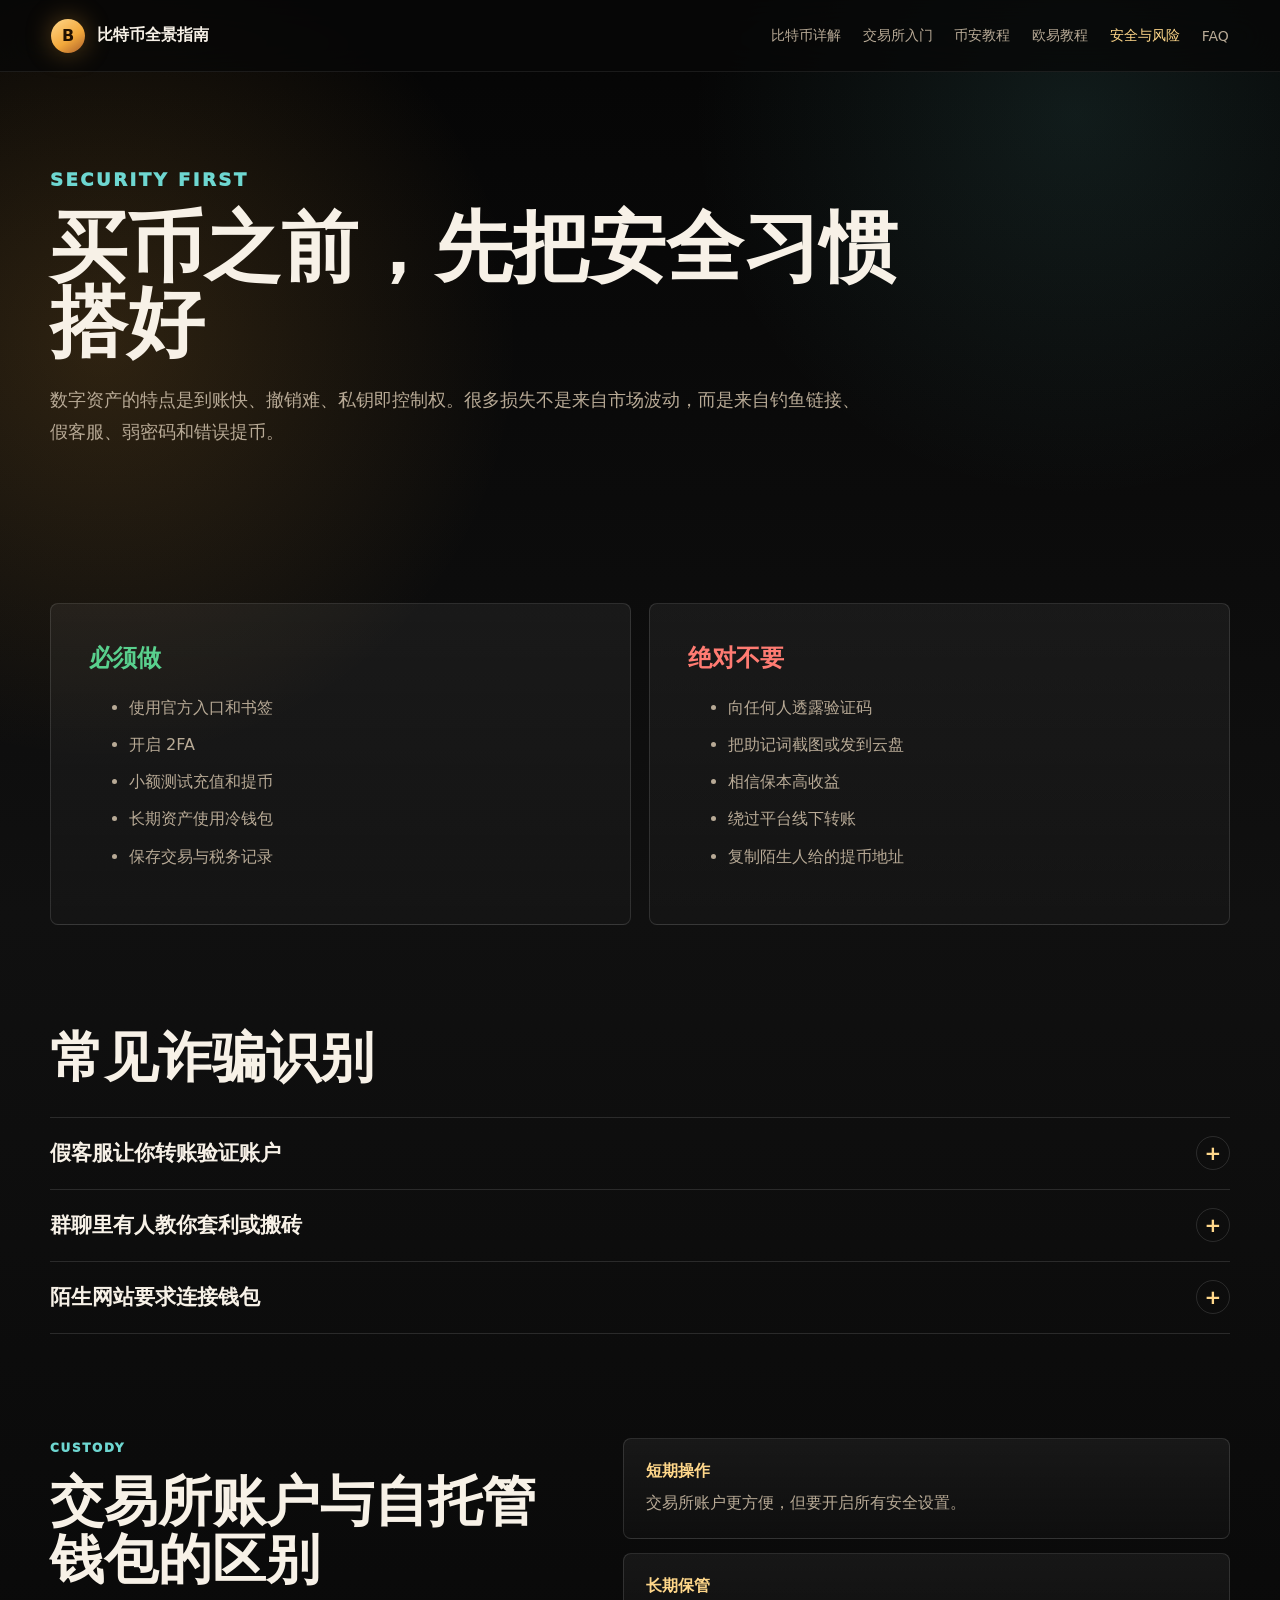
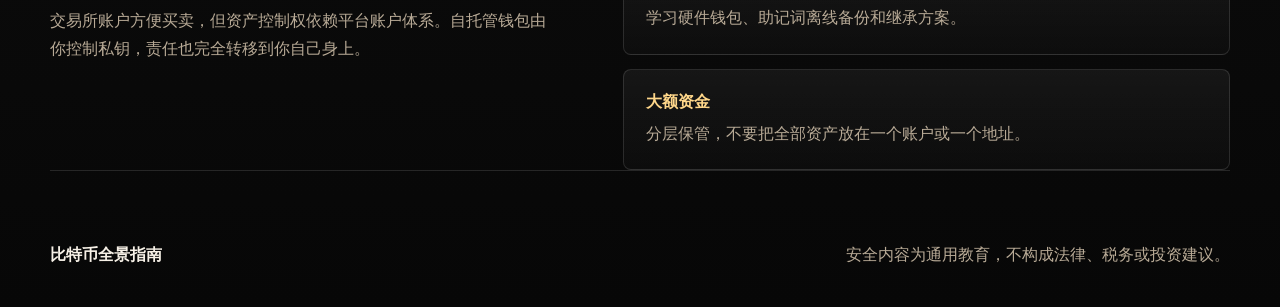
<file: security.html>
<!doctype html>
<html lang="zh-CN">
  <head>
    <meta charset="UTF-8" />
    <meta name="viewport" content="width=device-width, initial-scale=1.0" />
    <title>安全与风险 | 比特币全景指南</title>
    <meta name="description" content="比特币和交易所使用过程中的安全设置、钱包保管、常见诈骗和风险提醒。" />
    <link rel="stylesheet" href="style.css?v=mobile4" />
  </head>
  <body>
    <header class="site-header">
      <a class="brand" href="index.html"><span class="brand-mark">B</span><span>比特币全景指南</span></a>
      <button class="menu-button" type="button" aria-label="打开导航" aria-expanded="false">☰</button>
      <nav class="nav" aria-label="主要导航">
        <a href="bitcoin.html">比特币详解</a>
        <a href="exchanges.html">交易所入门</a>
        <a href="binance.html">币安教程</a>
        <a href="okx.html">欧易教程</a>
        <a class="active" href="security.html">安全与风险</a>
        <a href="faq.html">FAQ</a>
      </nav>
    </header>

    <main class="subpage">
      <section class="page-hero">
        <p class="eyebrow">Security First</p>
        <h1>买币之前，先把安全习惯搭好</h1>
        <p>数字资产的特点是到账快、撤销难、私钥即控制权。很多损失不是来自市场波动，而是来自钓鱼链接、假客服、弱密码和错误提币。</p>
      </section>

      <section class="section">
        <div class="risk-grid">
          <article class="risk-card good"><h2>必须做</h2><ul><li>使用官方入口和书签</li><li>开启 2FA</li><li>小额测试充值和提币</li><li>长期资产使用冷钱包</li><li>保存交易与税务记录</li></ul></article>
          <article class="risk-card bad"><h2>绝对不要</h2><ul><li>向任何人透露验证码</li><li>把助记词截图或发到云盘</li><li>相信保本高收益</li><li>绕过平台线下转账</li><li>复制陌生人给的提币地址</li></ul></article>
        </div>
      </section>

      <section class="section">
        <div class="section-heading wide"><h2>常见诈骗识别</h2></div>
        <div class="accordion">
          <button class="accordion-item" aria-expanded="false"><span>假客服让你转账验证账户</span><small>+</small></button>
          <div class="accordion-panel"><p>正规平台不会要求你把币转到某个地址来“解冻账户”。遇到这类要求，停止操作并通过平台官网联系支持。</p></div>
          <button class="accordion-item" aria-expanded="false"><span>群聊里有人教你套利或搬砖</span><small>+</small></button>
          <div class="accordion-panel"><p>很多骗局会先展示小额盈利，再诱导你投入更多资金。凡是承诺稳定收益、要求下载陌生 App 或给你专属充值地址的，都要警惕。</p></div>
          <button class="accordion-item" aria-expanded="false"><span>陌生网站要求连接钱包</span><small>+</small></button>
          <div class="accordion-panel"><p>连接钱包或签名授权可能允许合约转走资产。不要随意签名，授权后要学会撤销风险授权。</p></div>
        </div>
      </section>

      <section class="section split-panel">
        <div>
          <p class="eyebrow">Custody</p>
          <h2>交易所账户与自托管钱包的区别</h2>
          <p>交易所账户方便买卖，但资产控制权依赖平台账户体系。自托管钱包由你控制私钥，责任也完全转移到你自己身上。</p>
        </div>
        <div class="checklist">
          <div><strong>短期操作</strong><span>交易所账户更方便，但要开启所有安全设置。</span></div>
          <div><strong>长期保管</strong><span>学习硬件钱包、助记词离线备份和继承方案。</span></div>
          <div><strong>大额资金</strong><span>分层保管，不要把全部资产放在一个账户或一个地址。</span></div>
        </div>
      </section>
    </main>

    <footer class="site-footer"><p>比特币全景指南</p><span>安全内容为通用教育，不构成法律、税务或投资建议。</span></footer>
    <script src="script.js"></script>
  </body>
</html>
</file>
<file: style.css>
:root {
  color-scheme: dark;
  --bg: #070707;
  --panel: #121212;
  --panel-2: #181512;
  --text: #f7f1e7;
  --muted: #b8aa96;
  --gold: #f2a83b;
  --gold-soft: #ffd78a;
  --copper: #a95d2b;
  --cyan: #6ed7d1;
  --green: #59d08d;
  --red: #ff7b72;
  --line: rgba(255, 255, 255, 0.12);
  --shadow: 0 24px 80px rgba(0, 0, 0, 0.36);
}

* { box-sizing: border-box; }
html { scroll-behavior: smooth; }
body {
  margin: 0;
  font-family: Inter, ui-sans-serif, system-ui, -apple-system, BlinkMacSystemFont, "Segoe UI", "PingFang SC",
    "Microsoft YaHei", sans-serif;
  background:
    radial-gradient(circle at 8% 18%, rgba(242, 168, 59, 0.16), transparent 26rem),
    radial-gradient(circle at 84% 6%, rgba(110, 215, 209, 0.1), transparent 24rem),
    linear-gradient(180deg, #050505 0%, #101010 48%, #070707 100%);
  color: var(--text);
}
a { color: inherit; text-decoration: none; }
p { color: var(--muted); line-height: 1.75; }
h1, h2, h3, p { margin-top: 0; }

.site-header {
  position: fixed;
  z-index: 20;
  top: 0;
  left: 0;
  right: 0;
  display: flex;
  align-items: center;
  justify-content: space-between;
  gap: 24px;
  min-height: 72px;
  padding: 16px clamp(20px, 4vw, 56px);
  background: rgba(7, 7, 7, 0.74);
  border-bottom: 1px solid rgba(255, 255, 255, 0.08);
  backdrop-filter: blur(18px);
}
.brand, .nav, .hero-actions, .stats-band, .feature, .supply-note, .source-links { display: flex; align-items: center; }
.brand { gap: 12px; font-weight: 900; white-space: nowrap; }
.brand-mark {
  display: grid;
  place-items: center;
  width: 34px;
  height: 34px;
  border-radius: 50%;
  background: linear-gradient(145deg, var(--gold-soft), var(--gold) 58%, var(--copper));
  color: #221100;
  box-shadow: 0 0 26px rgba(242, 168, 59, 0.35);
}
.nav { gap: clamp(12px, 1.7vw, 24px); color: var(--muted); font-size: 14px; }
.nav a { transition: color 180ms ease; }
.nav a:hover, .nav a.active { color: var(--gold-soft); }
.menu-button {
  display: none;
  width: 42px;
  height: 42px;
  border: 1px solid var(--line);
  border-radius: 6px;
  color: var(--gold-soft);
  background: rgba(255, 255, 255, 0.06);
  font-size: 22px;
}

.hero {
  position: relative;
  min-height: 92vh;
  display: grid;
  align-items: center;
  overflow: hidden;
  padding: 150px clamp(22px, 7vw, 96px) 80px;
}
.hero-image, .hero-shade { position: absolute; inset: 0; }
.hero-image { width: 100%; height: 100%; object-fit: cover; object-position: center; }
.hero-shade {
  background:
    linear-gradient(90deg, rgba(5, 5, 5, 0.96) 0%, rgba(5, 5, 5, 0.82) 34%, rgba(5, 5, 5, 0.28) 70%),
    linear-gradient(180deg, rgba(5, 5, 5, 0.2) 0%, rgba(5, 5, 5, 0.9) 100%);
}
.hero-content { position: relative; z-index: 2; max-width: 780px; }
.eyebrow {
  margin: 0 0 14px;
  color: var(--cyan);
  font-size: 12px;
  font-weight: 950;
  letter-spacing: 0.14em;
  text-transform: uppercase;
}
h1 { max-width: 900px; margin-bottom: 24px; font-size: clamp(44px, 7vw, 88px); line-height: 0.98; }
.hero-copy { max-width: 720px; margin-bottom: 34px; color: #e3d5c0; font-size: clamp(17px, 2vw, 21px); }
.hero-actions { gap: 14px; flex-wrap: wrap; }
.button {
  display: inline-flex;
  align-items: center;
  justify-content: center;
  min-height: 44px;
  padding: 0 18px;
  border: 1px solid var(--line);
  border-radius: 6px;
  font-weight: 800;
}
.button.primary { color: #1b0d00; border-color: transparent; background: linear-gradient(145deg, var(--gold-soft), var(--gold)); }
.button.ghost { background: rgba(255, 255, 255, 0.06); }

.stats-band {
  width: min(1180px, calc(100% - 44px));
  margin: -44px auto 0;
  position: relative;
  z-index: 4;
  justify-content: space-between;
  gap: 1px;
  overflow: hidden;
  border: 1px solid var(--line);
  border-radius: 8px;
  background: rgba(18, 18, 18, 0.92);
  box-shadow: var(--shadow);
  backdrop-filter: blur(18px);
}
.stats-band > a {
  flex: 1;
  padding: 26px;
  background: linear-gradient(180deg, rgba(255, 255, 255, 0.035), rgba(255, 255, 255, 0.01));
  transition: color 180ms ease, background 180ms ease, transform 180ms ease;
}
.stats-band > a:hover,
.stats-band > a:focus-visible {
  background: linear-gradient(180deg, rgba(242, 168, 59, 0.16), rgba(255, 255, 255, 0.025));
  transform: translateY(-2px);
}
.stat-value, .stat-label { display: block; }
.stat-value { color: var(--gold-soft); font-size: clamp(22px, 2.6vw, 34px); font-weight: 950; }
.stat-label { margin-top: 8px; color: var(--muted); font-size: 14px; }

.section { width: min(1180px, calc(100% - 44px)); margin: 0 auto; padding: 104px 0 0; }
.section-heading { max-width: 660px; }
.section-heading.wide { max-width: 860px; }
.section-heading h2, .split-panel h2 { margin-bottom: 18px; font-size: clamp(32px, 4.2vw, 58px); line-height: 1.08; }

.page-grid, .prep-grid, .security-grid, .method-grid, .risk-grid, .path-steps, .glossary-grid {
  display: grid;
  gap: 18px;
}
.page-grid { grid-template-columns: repeat(auto-fit, minmax(190px, 1fr)); margin-top: 36px; }
.page-card, .prep-grid article, .article-block, .risk-card, .checklist div, .path-steps div, .glossary-grid div {
  border: 1px solid var(--line);
  border-radius: 8px;
  background: linear-gradient(180deg, rgba(255, 255, 255, 0.055), rgba(255, 255, 255, 0.02));
}
.page-card { min-height: 250px; padding: 24px; transition: transform 180ms ease, border-color 180ms ease; }
.page-card:hover { transform: translateY(-4px); border-color: rgba(242, 168, 59, 0.5); }
.page-card span, .prep-grid span { color: var(--gold-soft); font-weight: 950; }
.page-card h3, .prep-grid h3 { margin: 24px 0 12px; font-size: 22px; }

.concept-section { scroll-margin-top: 86px; }
.concept-grid {
  display: grid;
  grid-template-columns: repeat(2, 1fr);
  gap: 18px;
  margin-top: 34px;
}
.concept-card {
  scroll-margin-top: 96px;
  min-height: 330px;
  padding: clamp(24px, 4vw, 36px);
  border: 1px solid var(--line);
  border-radius: 8px;
  background:
    linear-gradient(135deg, rgba(242, 168, 59, 0.12), rgba(255, 255, 255, 0.025) 52%),
    rgba(18, 18, 18, 0.76);
}
.concept-card:nth-child(2),
.concept-card:nth-child(3) {
  background:
    linear-gradient(135deg, rgba(110, 215, 209, 0.1), rgba(255, 255, 255, 0.025) 52%),
    rgba(18, 18, 18, 0.76);
}
.concept-kicker {
  display: block;
  margin-bottom: 18px;
  color: var(--cyan);
  font-size: 12px;
  font-weight: 950;
  letter-spacing: 0.12em;
  text-transform: uppercase;
}
.concept-card h3 {
  margin-bottom: 14px;
  color: var(--gold-soft);
  font-size: clamp(23px, 2.6vw, 32px);
  line-height: 1.18;
}
.concept-card p:last-child { margin-bottom: 0; }

.split-panel {
  display: grid;
  grid-template-columns: 0.9fr 1.1fr;
  gap: clamp(34px, 6vw, 76px);
  align-items: start;
}
.checklist { display: grid; gap: 14px; }
.checklist div { padding: 22px; }
.checklist strong, .checklist span { display: block; }
.checklist strong { color: var(--gold-soft); margin-bottom: 8px; }
.checklist span { color: var(--muted); line-height: 1.65; }

.path-steps {
  grid-template-columns: repeat(4, 1fr);
  margin-top: 32px;
}
.path-steps div {
  min-height: 190px;
  padding: 24px;
}
.path-steps span {
  display: grid;
  place-items: center;
  width: 38px;
  height: 38px;
  margin-bottom: 18px;
  border-radius: 50%;
  background: var(--gold);
  color: #211000;
  font-weight: 950;
}
.path-steps strong {
  display: block;
  margin-bottom: 10px;
  color: var(--gold-soft);
  font-size: 20px;
}

.subpage { padding-top: 72px; }
.page-hero {
  width: min(1180px, calc(100% - 44px));
  margin: 0 auto;
  padding: 92px 0 34px;
}
.page-hero h1 { font-size: clamp(42px, 6vw, 78px); }
.page-hero p { max-width: 820px; font-size: 18px; }
.exchange-hero {
  padding: 92px clamp(24px, 5vw, 54px) 48px;
  margin-top: 34px;
  border: 1px solid rgba(242, 168, 59, 0.22);
  border-radius: 8px;
  background: linear-gradient(135deg, rgba(242, 168, 59, 0.16), rgba(255, 255, 255, 0.025) 56%), #101010;
}
.okx-tone { border-color: rgba(110, 215, 209, 0.25); background: linear-gradient(135deg, rgba(110, 215, 209, 0.14), rgba(255, 255, 255, 0.025) 56%), #101010; }
.source-links { gap: 12px; flex-wrap: wrap; margin-top: 26px; }
.source-links a {
  padding: 10px 14px;
  border: 1px solid var(--line);
  border-radius: 6px;
  color: var(--gold-soft);
  background: rgba(255, 255, 255, 0.05);
  font-weight: 800;
}

.content-layout, .tutorial-layout {
  display: grid;
  grid-template-columns: 220px minmax(0, 1fr);
  gap: 34px;
  align-items: start;
}
.toc {
  position: sticky;
  top: 96px;
  display: grid;
  gap: 8px;
  padding: 14px;
  border: 1px solid var(--line);
  border-radius: 8px;
  background: rgba(18, 18, 18, 0.78);
}
.toc a { padding: 10px 12px; border-radius: 6px; color: var(--muted); }
.toc a:hover { color: var(--gold-soft); background: rgba(255, 255, 255, 0.05); }
.article-stack { display: grid; gap: 18px; }
.article-block { padding: clamp(24px, 4vw, 38px); }
.article-block h2 { font-size: clamp(26px, 3vw, 38px); margin-bottom: 16px; }

.flow, .metric-row {
  display: grid;
  gap: 12px;
  margin-top: 22px;
}
.flow { grid-template-columns: repeat(5, 1fr); }
.flow span, .metric-row div {
  padding: 16px;
  border: 1px solid var(--line);
  border-radius: 8px;
  text-align: center;
  background: rgba(255, 255, 255, 0.04);
}
.metric-row { grid-template-columns: repeat(3, 1fr); }
.metric-row strong, .metric-row span { display: block; }
.metric-row strong { color: var(--gold-soft); font-size: 30px; }
.metric-row span { color: var(--muted); margin-top: 6px; }

.prep-grid { grid-template-columns: repeat(4, 1fr); margin-top: 32px; }
.prep-grid article { min-height: 220px; padding: 24px; }
.compare-table {
  margin-top: 28px;
  overflow: hidden;
  border: 1px solid var(--line);
  border-radius: 8px;
}
.table-row { display: grid; grid-template-columns: 1fr 1.2fr 2fr; gap: 1px; background: var(--line); }
.table-row span { padding: 18px; background: #101010; color: var(--muted); line-height: 1.6; }
.table-row.head span { color: var(--gold-soft); font-weight: 900; background: #17120d; }
.route-cards { display: grid; grid-template-columns: 1fr 1fr; gap: 18px; }
.route-card {
  min-height: 240px;
  padding: 32px;
  border: 1px solid var(--line);
  border-radius: 8px;
  background: linear-gradient(135deg, rgba(242, 168, 59, 0.16), rgba(255, 255, 255, 0.03));
}
.route-card.okx { background: linear-gradient(135deg, rgba(110, 215, 209, 0.14), rgba(255, 255, 255, 0.03)); }

.steps, .bullet-list { margin: 0; padding-left: 22px; color: var(--muted); line-height: 1.8; }
.steps li + li, .bullet-list li + li { margin-top: 10px; }
.method-grid { grid-template-columns: 1fr 1fr; margin-top: 20px; }
.method-grid > div, .tip-box, .danger-box {
  padding: 22px;
  border: 1px solid var(--line);
  border-radius: 8px;
  background: rgba(255, 255, 255, 0.04);
}
.tip-box, .danger-box { display: grid; gap: 8px; margin-top: 18px; }
.tip-box strong { color: var(--cyan); }
.danger-box { border-color: rgba(255, 123, 114, 0.35); background: rgba(255, 123, 114, 0.08); }
.danger-box strong { color: var(--red); }
.tip-box span, .danger-box span { color: var(--muted); line-height: 1.7; }

.risk-grid { grid-template-columns: 1fr 1fr; }
.risk-card { padding: clamp(24px, 4vw, 38px); }
.risk-card.good h2 { color: var(--green); }
.risk-card.bad h2 { color: var(--red); }
.risk-card li { margin-top: 10px; color: var(--muted); line-height: 1.7; }

.faq-layout {
  max-width: 980px;
}

.glossary-grid {
  grid-template-columns: repeat(4, 1fr);
}
.glossary-grid div {
  min-height: 142px;
  padding: 22px;
}
.glossary-grid strong,
.glossary-grid span {
  display: block;
}
.glossary-grid strong {
  margin-bottom: 10px;
  color: var(--gold-soft);
  font-size: 20px;
}
.glossary-grid span {
  color: var(--muted);
  line-height: 1.65;
}

.accordion { border-top: 1px solid var(--line); margin-top: 30px; }
.accordion-item {
  width: 100%;
  min-height: 72px;
  display: flex;
  align-items: center;
  justify-content: space-between;
  gap: 16px;
  padding: 0;
  border: 0;
  border-bottom: 1px solid var(--line);
  color: var(--text);
  background: transparent;
  font: inherit;
  font-size: 21px;
  font-weight: 850;
  text-align: left;
  cursor: pointer;
}
.accordion-item small {
  display: grid;
  place-items: center;
  width: 34px;
  height: 34px;
  border: 1px solid var(--line);
  border-radius: 50%;
  color: var(--gold-soft);
  font-size: 20px;
}
.accordion-panel { display: none; padding: 0 0 24px; border-bottom: 1px solid var(--line); }
.accordion-panel.open { display: block; }

.site-footer {
  display: flex;
  align-items: center;
  justify-content: space-between;
  gap: 20px;
  width: min(1180px, calc(100% - 44px));
  margin: 0 auto;
  padding: 70px 0 38px;
  border-top: 1px solid var(--line);
}
.site-footer p { margin: 0; font-weight: 950; color: var(--text); }
.site-footer span { color: var(--muted); line-height: 1.65; }
.footer-links {
  display: flex;
  gap: 14px;
  color: var(--gold-soft);
  font-weight: 800;
}

@media (max-width: 1080px) {
  .page-grid, .prep-grid, .path-steps, .glossary-grid { grid-template-columns: repeat(2, 1fr); }
  .content-layout, .tutorial-layout { grid-template-columns: 1fr; }
  .toc { position: static; grid-template-columns: repeat(3, 1fr); }
}

@media (max-width: 840px) {
  .site-header { position: absolute; align-items: flex-start; }
  .menu-button { display: grid; place-items: center; }
  .nav {
    display: none;
    position: absolute;
    top: 70px;
    left: 18px;
    right: 18px;
    padding: 14px;
    border: 1px solid var(--line);
    border-radius: 8px;
    background: rgba(7, 7, 7, 0.96);
  }
  .nav.open { display: grid; }
  .hero { min-height: 640px; }
  .stats-band, .split-panel, .method-grid, .risk-grid, .route-cards, .table-row, .site-footer {
    display: grid;
    grid-template-columns: 1fr;
  }
  .flow, .metric-row { grid-template-columns: 1fr; }
  .section { padding-top: 48px; }
  .page-hero { padding: 48px 0 12px; }
  .exchange-hero {
    margin-top: 18px;
    padding: 44px 24px 28px;
  }
  .article-stack { gap: 14px; }
  .article-block { padding: 24px; }
}

@media (max-width: 560px) {
  .brand span:last-child { font-size: 14px; }
  .hero { min-height: 585px; padding: 96px 22px 24px; }
  h1 { font-size: 36px; line-height: 1.03; }
  .hero-copy { margin-bottom: 24px; font-size: 16px; line-height: 1.68; }
  .hero-actions { gap: 10px; }
  .button { width: 100%; }
  .stats-band { margin-top: -8px; }
  .stats-band > a { padding: 18px 22px; }
  .section, .page-hero, .stats-band, .site-footer { width: calc(100% - 36px); }
  .section { padding-top: 30px; }
  .section-heading h2,
  .split-panel h2,
  .page-hero h1 { font-size: 36px; line-height: 1.05; }
  .page-hero p { font-size: 16px; line-height: 1.65; }
  .subpage { padding-top: 72px; }
  .page-hero { padding: 28px 0 4px; }
  .exchange-hero {
    width: calc(100% - 36px);
    min-height: 0;
    padding: 34px 24px 26px;
  }
  .source-links { margin-top: 14px; gap: 10px; }
  .source-links a { padding: 9px 12px; }
  .toc { gap: 4px; padding: 12px; }
  .toc a { padding: 8px 10px; }
  .article-block h2 { font-size: 25px; }
  .faq-layout { padding-top: 18px; }
  .accordion { margin-top: 6px; }
  .accordion-item { min-height: 58px; font-size: 19px; }
  .concept-grid { grid-template-columns: 1fr; gap: 12px; margin-top: 22px; }
  .concept-card { min-height: 0; padding: 22px; }
  .concept-kicker { margin-bottom: 12px; }
  .concept-card h3 { font-size: 23px; }
  .page-grid, .prep-grid, .toc, .path-steps, .glossary-grid { grid-template-columns: 1fr; }
  .page-card,
  .prep-grid article,
  .path-steps div,
  .glossary-grid div { min-height: 0; padding: 22px; }
}
</file>
<file: web-bounce-game/style.css>
:root {
  color-scheme: dark;
  --bg: #080d12;
  --panel: #101922;
  --line: rgba(128, 202, 255, 0.22);
  --text: #f5f7f8;
  --muted: #9fb2bd;
  --accent: #55e6b3;
  --accent-2: #ffce5c;
  --danger: #ff5f6d;
}

* {
  box-sizing: border-box;
}

body {
  min-height: 100dvh;
  margin: 0;
  display: grid;
  place-items: center;
  overflow-x: hidden;
  padding: max(10px, env(safe-area-inset-top)) max(10px, env(safe-area-inset-right)) max(10px, env(safe-area-inset-bottom)) max(10px, env(safe-area-inset-left));
  background:
    linear-gradient(135deg, rgba(85, 230, 179, 0.08) 0 1px, transparent 1px 24px),
    linear-gradient(225deg, rgba(79, 208, 255, 0.07) 0 1px, transparent 1px 28px),
    linear-gradient(145deg, #080d12 0%, #121a22 52%, #090f15 100%);
  color: var(--text);
  font-family: Arial, "PingFang SC", "Microsoft YaHei", sans-serif;
}

button {
  border: 1px solid rgba(255, 255, 255, 0.16);
  border-radius: 8px;
  background: linear-gradient(180deg, #22313d, #16222c);
  color: var(--text);
  cursor: pointer;
  font: inherit;
  font-weight: 700;
  min-height: 44px;
  box-shadow: inset 0 1px 0 rgba(255, 255, 255, 0.08), 0 10px 28px rgba(0, 0, 0, 0.18);
  transition: transform 120ms ease, background 120ms ease, border-color 120ms ease, box-shadow 120ms ease;
}

input {
  width: 100%;
  min-width: 0;
  min-height: 44px;
  border: 1px solid rgba(255, 255, 255, 0.18);
  border-radius: 8px;
  background: #111920;
  color: var(--text);
  font: inherit;
  padding: 0 12px;
  outline: none;
}

input:focus {
  border-color: var(--accent);
}

button:hover {
  background: linear-gradient(180deg, #2c3c49, #1b2a35);
  border-color: rgba(85, 230, 179, 0.5);
  box-shadow: inset 0 1px 0 rgba(255, 255, 255, 0.12), 0 12px 30px rgba(0, 0, 0, 0.24);
}

button:active {
  transform: translateY(1px);
}

.game-shell {
  width: min(94vw, 900px);
  display: grid;
  gap: 12px;
  padding: 14px;
  border: 1px solid rgba(128, 202, 255, 0.16);
  border-radius: 8px;
  background: rgba(7, 12, 17, 0.66);
  box-shadow: 0 28px 90px rgba(0, 0, 0, 0.42);
  backdrop-filter: blur(8px);
}

.hud {
  display: grid;
  grid-template-columns: repeat(3, 1fr);
  gap: 8px;
}

.hud > div {
  min-width: 0;
  padding: 12px 14px;
  border: 1px solid var(--line);
  border-radius: 8px;
  background: linear-gradient(180deg, rgba(22, 34, 44, 0.94), rgba(12, 20, 27, 0.92));
  box-shadow: inset 0 1px 0 rgba(255, 255, 255, 0.06);
}

.hud-label {
  display: block;
  color: var(--muted);
  font-size: 13px;
  line-height: 1.2;
  margin-bottom: 5px;
}

.hud strong {
  display: block;
  font-size: clamp(18px, 4vw, 28px);
  line-height: 1;
  overflow-wrap: anywhere;
  color: #ffffff;
  text-shadow: 0 0 16px rgba(85, 230, 179, 0.22);
}

.arena-wrap {
  position: relative;
  overflow: hidden;
  border: 1px solid var(--line);
  border-radius: 8px;
  background: #060b10;
  box-shadow: 0 18px 60px rgba(0, 0, 0, 0.38), inset 0 0 36px rgba(85, 230, 179, 0.06);
  touch-action: none;
}

canvas {
  display: block;
  width: 100%;
  aspect-ratio: 760 / 520;
  background: #0c1115;
}

.touch-zones {
  position: absolute;
  inset: 0;
  display: none;
  pointer-events: none;
  z-index: 1;
}

.touch-zones span {
  display: grid;
  place-items: end center;
  padding-bottom: 14px;
  color: rgba(255, 255, 255, 0.18);
  font-size: 13px;
  font-weight: 800;
}

.overlay {
  position: absolute;
  inset: 0;
  display: none;
  place-content: center;
  gap: 14px;
  padding: 24px;
  text-align: center;
  background: linear-gradient(180deg, rgba(6, 10, 14, 0.58), rgba(6, 10, 14, 0.82));
  backdrop-filter: blur(5px);
  z-index: 2;
}

.overlay.is-visible {
  display: grid;
}

.overlay h1 {
  margin: 0;
  font-size: clamp(30px, 8vw, 64px);
  letter-spacing: 0;
  text-shadow: 0 8px 28px rgba(0, 0, 0, 0.42), 0 0 24px rgba(85, 230, 179, 0.2);
}

.overlay p {
  max-width: 520px;
  margin: 0 auto;
  color: #d7dee2;
  line-height: 1.65;
}

.overlay button {
  width: min(220px, 100%);
  margin: 0 auto;
  background: linear-gradient(135deg, #55e6b3, #b4f06a);
  border-color: transparent;
  color: #06110c;
}

.name-form {
  display: none;
  width: min(440px, 100%);
  margin: 0 auto;
  gap: 8px;
}

.name-form.is-visible {
  display: grid;
}

.name-form label {
  color: var(--muted);
  font-size: 13px;
  text-align: left;
}

.name-form div {
  display: grid;
  grid-template-columns: minmax(0, 1fr) 132px;
  gap: 8px;
}

.name-form button {
  width: 100%;
}

.controls {
  display: grid;
  grid-template-columns: 1fr 1.2fr 1fr;
  gap: 8px;
}

.controls button {
  font-size: 20px;
  min-height: 56px;
  -webkit-tap-highlight-color: transparent;
  touch-action: manipulation;
}

#pause {
  font-size: 16px;
}

.leaderboard {
  border: 1px solid var(--line);
  border-radius: 8px;
  background: linear-gradient(180deg, rgba(18, 28, 36, 0.94), rgba(10, 17, 23, 0.94));
  padding: 14px;
  box-shadow: inset 0 1px 0 rgba(255, 255, 255, 0.06);
}

.leaderboard-head {
  display: flex;
  align-items: baseline;
  justify-content: space-between;
  gap: 12px;
  margin-bottom: 10px;
}

.leaderboard h2 {
  margin: 0;
  font-size: 20px;
  letter-spacing: 0;
}

.leaderboard-head span,
.leaderboard-empty {
  color: var(--muted);
  font-size: 13px;
}

.leaderboard ol {
  list-style: none;
  margin: 0;
  padding: 0;
  display: grid;
  gap: 6px;
}

.leaderboard li {
  display: grid;
  grid-template-columns: 34px minmax(0, 1fr) 94px;
  align-items: center;
  gap: 8px;
  min-height: 38px;
  padding: 8px 10px;
  border-radius: 8px;
  background: rgba(255, 255, 255, 0.052);
  border: 1px solid rgba(255, 255, 255, 0.035);
}

.leaderboard li.leaderboard-empty {
  display: block;
  color: var(--muted);
  font-size: 13px;
}

.leaderboard-rank {
  color: var(--accent-2);
  font-weight: 800;
  text-shadow: 0 0 12px rgba(255, 206, 92, 0.28);
}

.leaderboard-name {
  overflow: hidden;
  text-overflow: ellipsis;
  white-space: nowrap;
  font-weight: 700;
}

.leaderboard-score {
  color: #d7dee2;
  font-variant-numeric: tabular-nums;
  text-align: right;
}

@media (max-width: 620px) {
  body {
    align-items: start;
    padding: max(8px, env(safe-area-inset-top)) max(8px, env(safe-area-inset-right)) max(8px, env(safe-area-inset-bottom)) max(8px, env(safe-area-inset-left));
  }

  .game-shell {
    width: 100%;
    gap: 8px;
    padding: 8px;
    border: 0;
    background: rgba(7, 12, 17, 0.82);
  }

  .hud {
    grid-template-columns: repeat(3, minmax(0, 1fr));
    gap: 6px;
  }

  .hud > div {
    padding: 9px 8px;
  }

  .hud-label {
    font-size: 11px;
    margin-bottom: 4px;
  }

  .hud strong {
    font-size: clamp(18px, 6vw, 24px);
  }

  .arena-wrap {
    min-height: 56dvh;
  }

  canvas {
    height: min(62dvh, 560px);
    aspect-ratio: auto;
  }

  .touch-zones {
    display: grid;
    grid-template-columns: 1fr 1fr;
  }

  .overlay {
    padding: 18px;
  }

  .overlay h1 {
    font-size: clamp(34px, 11vw, 52px);
  }

  .overlay p {
    font-size: 14px;
  }

  .overlay button {
    width: min(260px, 100%);
    min-height: 50px;
  }

  .controls {
    position: sticky;
    bottom: max(8px, env(safe-area-inset-bottom));
    z-index: 3;
    grid-template-columns: 1.35fr 0.9fr 1.35fr;
    gap: 8px;
  }

  .controls button {
    min-height: 64px;
    font-size: 28px;
  }

  #pause {
    font-size: 15px;
  }

  .name-form div,
  .leaderboard li {
    grid-template-columns: 1fr;
  }

  .leaderboard-score {
    text-align: left;
  }
}
</file>
